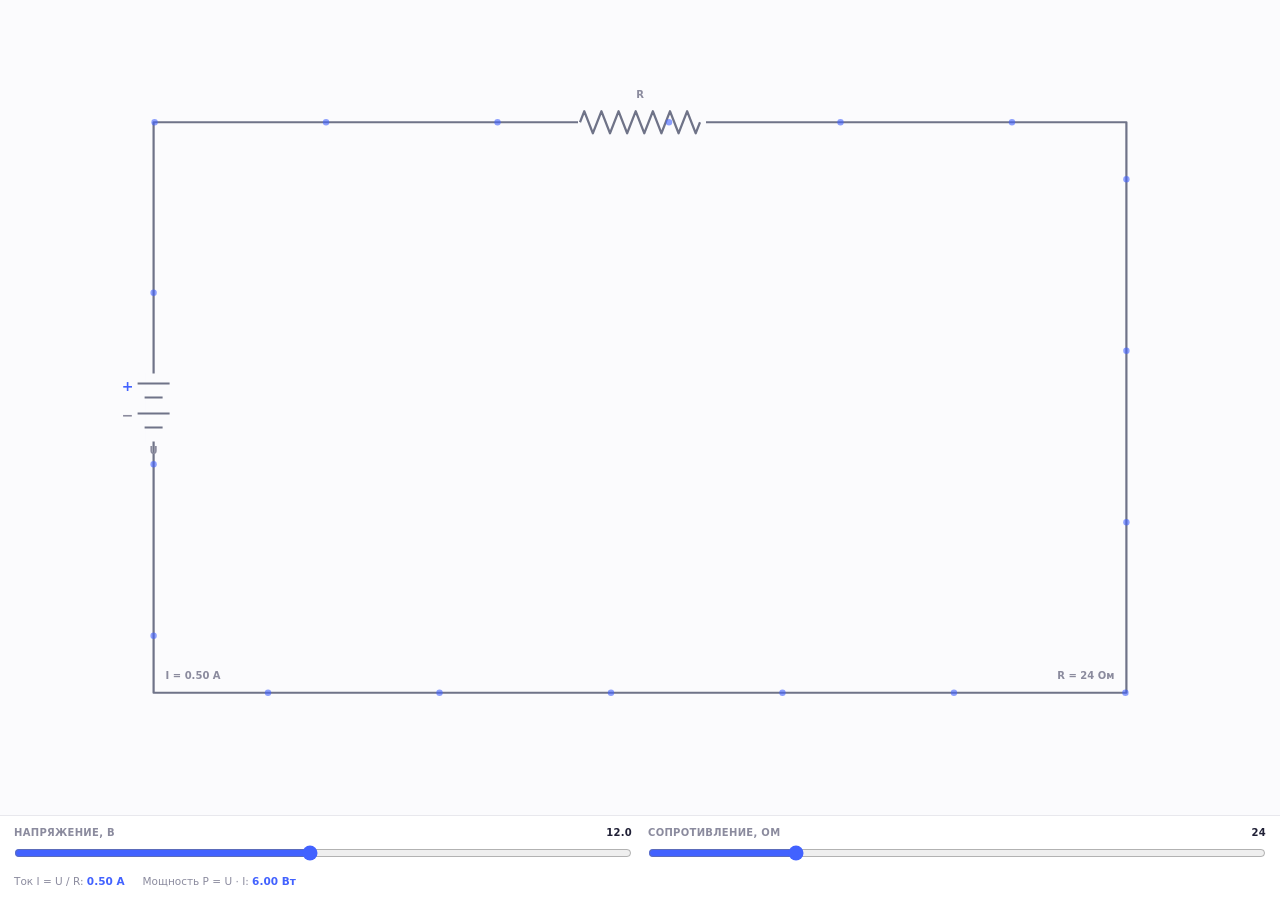
<file: legacy-sims/circuit.html>
<!DOCTYPE html>
<html lang="ru">
<head>
  <meta charset="UTF-8" />
  <meta name="viewport" content="width=device-width, initial-scale=1.0" />
  <title>Электрическая цепь</title>
  <style>
    :root { --accent: #4262ff; --ink: #202036; --muted: #8b8b9e; --line: rgba(5,0,56,.09); }
    * { box-sizing: border-box; }
    html, body { height: 100%; margin: 0; }
    body {
      display: flex;
      flex-direction: column;
      overflow: hidden;
      background: #fbfbfd;
      color: var(--ink);
      font-family: Inter, system-ui, -apple-system, "Segoe UI", sans-serif;
    }
    canvas { display: block; width: 100%; flex: 1; min-height: 0; }
    .panel {
      display: grid;
      flex-shrink: 0;
      grid-template-columns: 1fr 1fr;
      gap: 10px 16px;
      align-items: end;
      border-top: 1px solid var(--line);
      background: rgba(255,255,255,.94);
      padding: 11px 14px 13px;
      backdrop-filter: blur(8px);
    }
    .field { min-width: 0; }
    .field span { display: flex; justify-content: space-between; gap: 8px; color: var(--muted); font-size: 10px; font-weight: 700; letter-spacing: .03em; text-transform: uppercase; }
    .field output { color: var(--ink); }
    input[type=range] { width: 100%; margin: 7px 0 0; accent-color: var(--accent); }
    .readout {
      grid-column: 1 / -1;
      display: flex;
      flex-wrap: wrap;
      gap: 6px 18px;
      color: var(--muted);
      font-size: 10.5px;
    }
    .readout b { color: var(--accent); }
  </style>
</head>
<body>
  <canvas id="scene" aria-label="Схема электрической цепи"></canvas>
  <div class="panel">
    <label class="field">
      <span>Напряжение, В <output id="voltageOut">12</output></span>
      <input id="voltage" type="range" min="1" max="24" step="0.5" value="12" />
    </label>
    <label class="field">
      <span>Сопротивление, Ом <output id="resistanceOut">24</output></span>
      <input id="resistance" type="range" min="1" max="100" step="1" value="24" />
    </label>
    <div class="readout">
      <span>Ток I = U / R: <b id="current">0.50 А</b></span>
      <span>Мощность P = U · I: <b id="power">6.00 Вт</b></span>
    </div>
  </div>
  <script>
    (() => {
      const canvas = document.getElementById('scene');
      const ctx = canvas.getContext('2d');
      const voltageInput = document.getElementById('voltage');
      const resistanceInput = document.getElementById('resistance');
      const voltageOut = document.getElementById('voltageOut');
      const resistanceOut = document.getElementById('resistanceOut');
      const currentOut = document.getElementById('current');
      const powerOut = document.getElementById('power');

      let voltage = 12;
      let resistance = 24;
      let width = 0;
      let height = 0;
      let dpr = 1;
      let offset = 0;
      let last = 0;

      function current() {
        return voltage / Math.max(1, resistance);
      }

      function updateReadout() {
        const i = current();
        voltageOut.textContent = voltage.toFixed(1);
        resistanceOut.textContent = resistance.toFixed(0);
        currentOut.textContent = i.toFixed(2) + ' А';
        powerOut.textContent = (voltage * i).toFixed(2) + ' Вт';
      }

      function resize() {
        dpr = Math.min(window.devicePixelRatio || 1, 2);
        width = Math.max(1, canvas.clientWidth);
        height = Math.max(1, canvas.clientHeight);
        canvas.width = Math.round(width * dpr);
        canvas.height = Math.round(height * dpr);
        ctx.setTransform(dpr, 0, 0, dpr, 0, 0);
      }

      function loopRect() {
        const marginX = Math.max(46, width * 0.12);
        const marginY = Math.max(42, height * 0.15);
        return {
          left: marginX,
          right: width - marginX,
          top: marginY,
          bottom: height - marginY,
          w: width - marginX * 2,
          h: height - marginY * 2
        };
      }

      function pathPoint(t, rect) {
        const perimeter = 2 * (rect.w + rect.h);
        let d = ((t % perimeter) + perimeter) % perimeter;
        if (d < rect.w) return { x: rect.left + d, y: rect.top, angle: 0 };
        d -= rect.w;
        if (d < rect.h) return { x: rect.right, y: rect.top + d, angle: Math.PI / 2 };
        d -= rect.h;
        if (d < rect.w) return { x: rect.right - d, y: rect.bottom, angle: Math.PI };
        d -= rect.w;
        return { x: rect.left, y: rect.bottom - d, angle: -Math.PI / 2 };
      }

      function drawWire(rect) {
        ctx.strokeStyle = '#6f7388';
        ctx.lineWidth = 2.2;
        ctx.lineJoin = 'round';
        ctx.beginPath();
        ctx.rect(rect.left, rect.top, rect.w, rect.h);
        ctx.stroke();
      }

      function drawBattery(rect) {
        const x = rect.left;
        const cy = (rect.top + rect.bottom) / 2;
        ctx.fillStyle = '#fbfbfd';
        ctx.fillRect(x - 8, cy - 34, 16, 68);
        ctx.strokeStyle = '#6f7388';
        ctx.lineWidth = 2.2;
        ctx.beginPath();
        ctx.moveTo(x - 16, cy - 24);
        ctx.lineTo(x + 16, cy - 24);
        ctx.moveTo(x - 9, cy - 10);
        ctx.lineTo(x + 9, cy - 10);
        ctx.moveTo(x - 16, cy + 6);
        ctx.lineTo(x + 16, cy + 6);
        ctx.moveTo(x - 9, cy + 20);
        ctx.lineTo(x + 9, cy + 20);
        ctx.stroke();
        ctx.fillStyle = '#8b8b9e';
        ctx.font = '700 10px Inter, system-ui, sans-serif';
        ctx.textAlign = 'center';
        ctx.fillText('U', x, cy + 46);
        ctx.fillStyle = '#4262ff';
        ctx.font = '800 14px Inter, system-ui, sans-serif';
        ctx.fillText('+', x - 26, cy - 17);
        ctx.fillStyle = '#8b8b9e';
        ctx.fillText('−', x - 26, cy + 12);
      }

      function drawResistor(rect) {
        const y = rect.top;
        const cx = (rect.left + rect.right) / 2;
        const w = Math.min(120, rect.w * 0.32);
        const h = 22;
        const left = cx - w / 2;
        ctx.fillStyle = '#fbfbfd';
        ctx.fillRect(left - 2, y - h / 2, w + 8, h + 2);
        ctx.strokeStyle = '#6f7388';
        ctx.lineWidth = 2.2;
        ctx.beginPath();
        const teeth = 7;
        const step = w / teeth;
        ctx.moveTo(left, y);
        for (let i = 0; i < teeth; i += 1) {
          ctx.lineTo(left + step * (i + 0.25), y - h / 2);
          ctx.lineTo(left + step * (i + 0.75), y + h / 2);
        }
        ctx.lineTo(left + w, y);
        ctx.stroke();
        ctx.fillStyle = '#8b8b9e';
        ctx.font = '700 10px Inter, system-ui, sans-serif';
        ctx.textAlign = 'center';
        ctx.fillText('R', cx, y - 24);
      }

      function draw() {
        ctx.clearRect(0, 0, width, height);
        const rect = loopRect();
        drawWire(rect);
        drawBattery(rect);
        drawResistor(rect);

        const i = current();
        const count = 18;
        const perimeter = 2 * (rect.w + rect.h);
        const speed = 0.00035 + i * 0.0009;
        ctx.fillStyle = '#4262ff';
        for (let n = 0; n < count; n += 1) {
          const p = pathPoint((n / count) * perimeter + offset, rect);
          ctx.globalAlpha = 0.35 + 0.6 * Math.min(1, i / 1.2);
          ctx.beginPath();
          ctx.arc(p.x, p.y, 3.2, 0, Math.PI * 2);
          ctx.fill();
        }
        ctx.globalAlpha = 1;

        ctx.fillStyle = '#8b8b9e';
        ctx.font = '600 10px Inter, system-ui, sans-serif';
        ctx.textAlign = 'left';
        ctx.fillText('I = ' + i.toFixed(2) + ' А', rect.left + 12, rect.bottom - 14);
        ctx.textAlign = 'right';
        ctx.fillText('R = ' + resistance.toFixed(0) + ' Ом', rect.right - 12, rect.bottom - 14);
        offset += speed * (performance.now() - last || 16);
        last = performance.now();
      }

      function frame() {
        draw();
        requestAnimationFrame(frame);
      }

      voltageInput.addEventListener('input', () => {
        voltage = Number(voltageInput.value);
        updateReadout();
      });
      resistanceInput.addEventListener('input', () => {
        resistance = Number(resistanceInput.value);
        updateReadout();
      });
      window.addEventListener('resize', resize);

      resize();
      updateReadout();
      requestAnimationFrame(frame);
    })();
  </script>
</body>
</html>
</file>
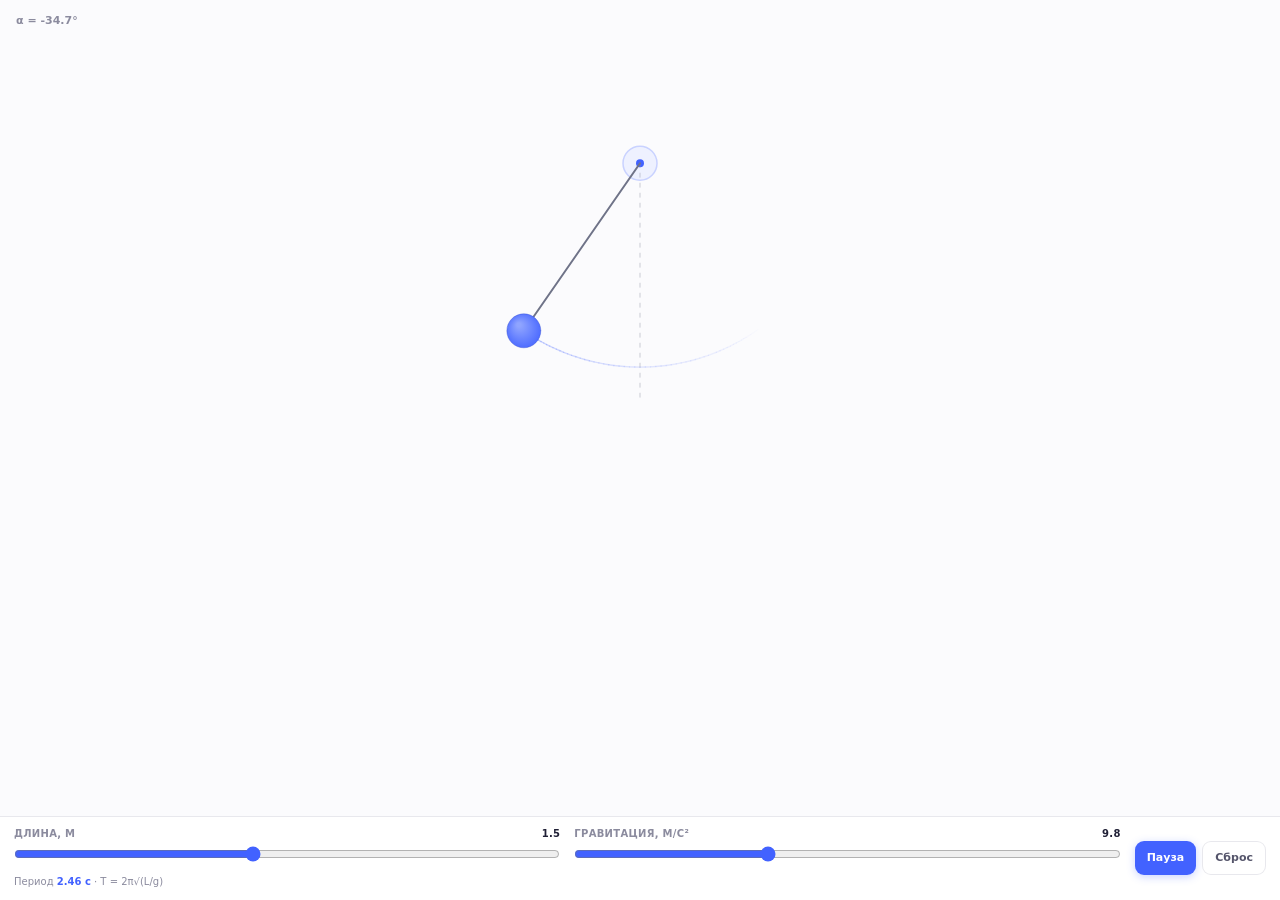
<file: legacy-sims/pendulum.html>
<!DOCTYPE html>
<html lang="ru">
<head>
  <meta charset="UTF-8" />
  <meta name="viewport" content="width=device-width, initial-scale=1.0" />
  <title>Маятник</title>
  <style>
    :root { --accent: #4262ff; --ink: #202036; --muted: #8b8b9e; --line: rgba(5,0,56,.09); }
    * { box-sizing: border-box; }
    html, body { height: 100%; margin: 0; }
    body {
      display: flex;
      flex-direction: column;
      overflow: hidden;
      background: #fbfbfd;
      color: var(--ink);
      font-family: Inter, system-ui, -apple-system, "Segoe UI", sans-serif;
    }
    canvas { display: block; width: 100%; flex: 1; min-height: 0; }
    .panel {
      display: grid;
      flex-shrink: 0;
      grid-template-columns: 1fr 1fr auto;
      gap: 10px 14px;
      align-items: end;
      border-top: 1px solid var(--line);
      background: rgba(255,255,255,.94);
      padding: 11px 14px 13px;
      backdrop-filter: blur(8px);
    }
    .field { min-width: 0; }
    .field span { display: flex; justify-content: space-between; gap: 8px; color: var(--muted); font-size: 10px; font-weight: 700; letter-spacing: .03em; text-transform: uppercase; }
    .field output { color: var(--ink); }
    input[type=range] { width: 100%; margin: 7px 0 0; accent-color: var(--accent); }
    .actions { display: flex; gap: 6px; grid-column: 3; grid-row: 1 / span 2; align-self: center; }
    button {
      height: 34px;
      border: 0;
      border-radius: 9px;
      background: var(--accent);
      padding: 0 12px;
      color: #fff;
      font: 700 11px/1 Inter, system-ui, sans-serif;
      cursor: pointer;
      box-shadow: 0 2px 8px rgba(66,98,255,.28);
      white-space: nowrap;
    }
    button.secondary { border: 1px solid var(--line); background: #fff; color: #55556b; box-shadow: none; }
    button:active { transform: translateY(1px); }
    .period { grid-column: 1 / span 2; color: var(--muted); font-size: 10px; }
    .period b { color: var(--accent); }
    @media (max-width: 480px) {
      .panel { grid-template-columns: 1fr auto; }
      .actions { grid-column: 2; grid-row: 1 / span 3; flex-direction: column; }
      .period { grid-column: 1; }
    }
  </style>
</head>
<body>
  <canvas id="scene" aria-label="Анимация математического маятника"></canvas>
  <div class="panel">
    <label class="field">
      <span>Длина, м <output id="lengthOut">1.5</output></span>
      <input id="length" type="range" min="0.5" max="2.8" step="0.1" value="1.5" />
    </label>
    <label class="field">
      <span>Гравитация, м/с² <output id="gravityOut">9.8</output></span>
      <input id="gravity" type="range" min="1.6" max="25" step="0.1" value="9.8" />
    </label>
    <div class="actions">
      <button id="toggle" type="button">Пауза</button>
      <button id="reset" type="button" class="secondary">Сброс</button>
    </div>
    <div class="period">Период <b id="period">2.46 с</b> · T = 2π√(L/g)</div>
  </div>
  <script>
    (() => {
      const canvas = document.getElementById('scene');
      const ctx = canvas.getContext('2d');
      const lengthInput = document.getElementById('length');
      const gravityInput = document.getElementById('gravity');
      const lengthOut = document.getElementById('lengthOut');
      const gravityOut = document.getElementById('gravityOut');
      const periodOut = document.getElementById('period');
      const toggleBtn = document.getElementById('toggle');
      const resetBtn = document.getElementById('reset');

      let length = 1.5;
      let gravity = 9.8;
      let theta = 0.62;
      let omega = 0;
      let running = true;
      let last = 0;
      const trail = [];
      let width = 0;
      let height = 0;
      let dpr = 1;

      function resize() {
        dpr = Math.min(window.devicePixelRatio || 1, 2);
        width = Math.max(1, canvas.clientWidth);
        height = Math.max(1, canvas.clientHeight);
        canvas.width = Math.round(width * dpr);
        canvas.height = Math.round(height * dpr);
        ctx.setTransform(dpr, 0, 0, dpr, 0, 0);
      }

      function period() {
        return 2 * Math.PI * Math.sqrt(length / gravity);
      }

      function updateReadout() {
        lengthOut.textContent = length.toFixed(1);
        gravityOut.textContent = gravity.toFixed(1);
        periodOut.textContent = period().toFixed(2) + ' с';
      }

      function pivot() {
        return { x: width / 2, y: Math.max(48, height * 0.2) };
      }

      function bobPosition() {
        const p = pivot();
        const radius = Math.min(width * 0.34, height * 0.55, 250) * (length / 2.8 + 0.28);
        return {
          x: p.x + Math.sin(theta) * radius,
          y: p.y + Math.cos(theta) * radius,
          r: radius
        };
      }

      function draw() {
        ctx.clearRect(0, 0, width, height);
        const p = pivot();
        const bob = bobPosition();

        // Опора
        ctx.fillStyle = '#eef1ff';
        ctx.beginPath();
        ctx.arc(p.x, p.y, 17, 0, Math.PI * 2);
        ctx.fill();
        ctx.strokeStyle = '#c9d2ff';
        ctx.lineWidth = 1.5;
        ctx.stroke();
        ctx.fillStyle = '#4262ff';
        ctx.beginPath();
        ctx.arc(p.x, p.y, 4, 0, Math.PI * 2);
        ctx.fill();

        // След
        if (trail.length > 1) {
          ctx.lineWidth = 1.4;
          for (let i = 1; i < trail.length; i += 1) {
            const alpha = (i / trail.length) * 0.32;
            ctx.strokeStyle = 'rgba(66,98,255,' + alpha.toFixed(3) + ')';
            ctx.beginPath();
            ctx.moveTo(trail[i - 1].x, trail[i - 1].y);
            ctx.lineTo(trail[i].x, trail[i].y);
            ctx.stroke();
          }
        }

        // Вертикаль и дуга
        ctx.setLineDash([4, 6]);
        ctx.strokeStyle = 'rgba(139,142,159,.45)';
        ctx.lineWidth = 1;
        ctx.beginPath();
        ctx.moveTo(p.x, p.y);
        ctx.lineTo(p.x, p.y + bob.r + 30);
        ctx.stroke();
        ctx.setLineDash([]);

        // Нить
        ctx.strokeStyle = '#6f7388';
        ctx.lineWidth = 2;
        ctx.lineCap = 'round';
        ctx.beginPath();
        ctx.moveTo(p.x, p.y);
        ctx.lineTo(bob.x, bob.y);
        ctx.stroke();

        // Груз
        const gradient = ctx.createRadialGradient(bob.x - 5, bob.y - 6, 2, bob.x, bob.y, 21);
        gradient.addColorStop(0, '#8fa4ff');
        gradient.addColorStop(1, '#4262ff');
        ctx.fillStyle = gradient;
        ctx.beginPath();
        ctx.arc(bob.x, bob.y, 17, 0, Math.PI * 2);
        ctx.fill();
        ctx.strokeStyle = 'rgba(45,70,200,.35)';
        ctx.lineWidth = 1;
        ctx.stroke();

        // Подпись
        ctx.fillStyle = '#8b8b9e';
        ctx.font = '600 11px Inter, system-ui, sans-serif';
        ctx.textAlign = 'left';
        ctx.fillText('α = ' + (theta * 180 / Math.PI).toFixed(1) + '°', 16, 24);
      }

      function frame(now) {
        if (!last) last = now;
        const dt = Math.min((now - last) / 1000, 0.04);
        last = now;
        if (running) {
          const steps = 4;
          for (let i = 0; i < steps; i += 1) {
            const h = dt / steps;
            const alpha = -(gravity / length) * Math.sin(theta);
            omega += alpha * h;
            theta += omega * h;
          }
          trail.push(bobPosition());
          if (trail.length > 90) trail.shift();
        }
        draw();
        requestAnimationFrame(frame);
      }

      lengthInput.addEventListener('input', () => {
        length = Number(lengthInput.value);
        trail.length = 0;
        updateReadout();
        draw();
      });
      gravityInput.addEventListener('input', () => {
        gravity = Number(gravityInput.value);
        trail.length = 0;
        updateReadout();
        draw();
      });
      toggleBtn.addEventListener('click', () => {
        running = !running;
        toggleBtn.textContent = running ? 'Пауза' : 'Запуск';
        toggleBtn.classList.toggle('secondary', !running);
      });
      resetBtn.addEventListener('click', () => {
        theta = 0.62;
        omega = 0;
        trail.length = 0;
        running = true;
        toggleBtn.textContent = 'Пауза';
        toggleBtn.classList.remove('secondary');
        draw();
      });
      window.addEventListener('resize', () => { resize(); draw(); });

      resize();
      updateReadout();
      draw();
      requestAnimationFrame(frame);
    })();
  </script>
</body>
</html>
</file>
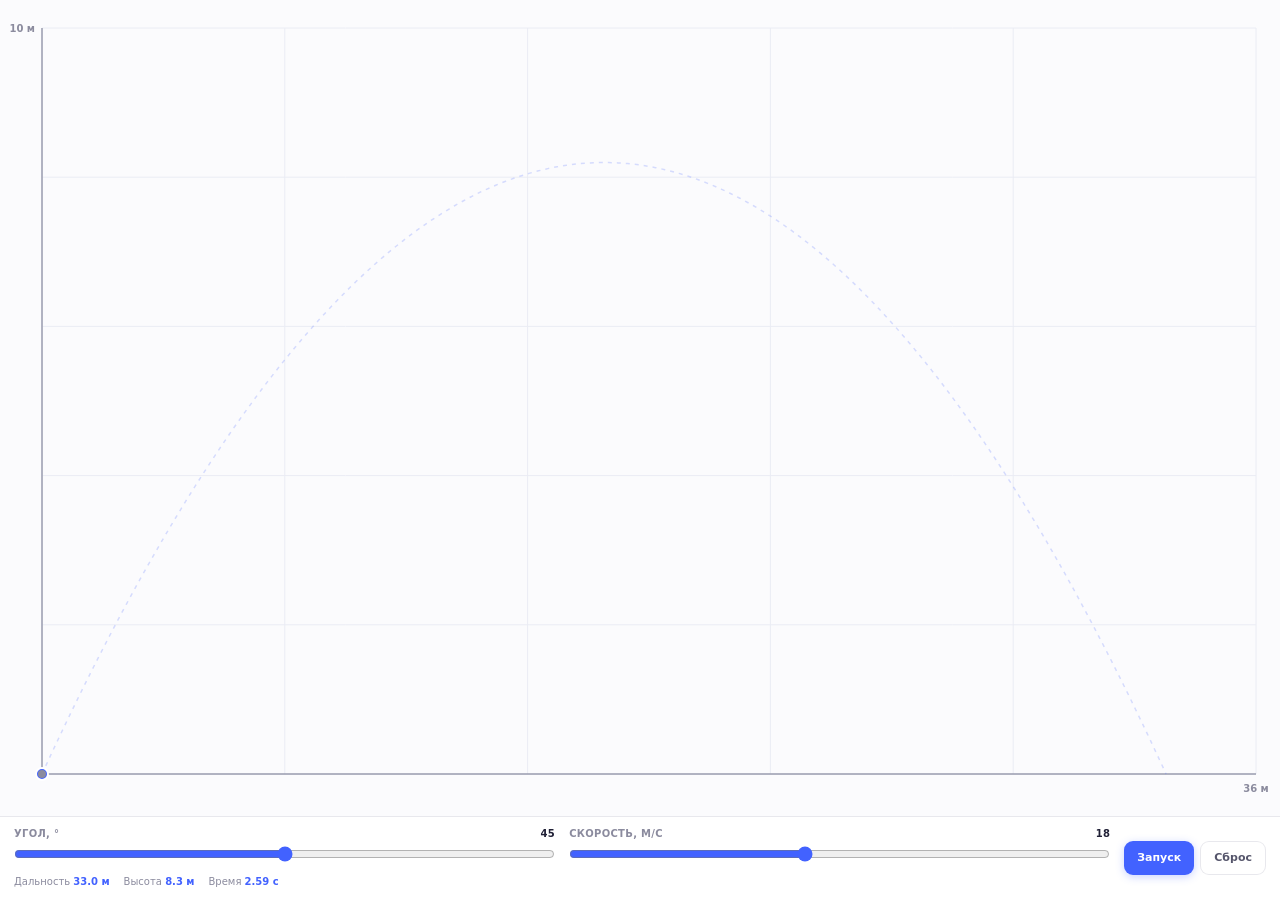
<file: legacy-sims/projectile.html>
<!DOCTYPE html>
<html lang="ru">
<head>
  <meta charset="UTF-8" />
  <meta name="viewport" content="width=device-width, initial-scale=1.0" />
  <title>Бросок под углом</title>
  <style>
    :root { --accent: #4262ff; --ink: #202036; --muted: #8b8b9e; --line: rgba(5,0,56,.09); }
    * { box-sizing: border-box; }
    html, body { height: 100%; margin: 0; }
    body {
      display: flex;
      flex-direction: column;
      overflow: hidden;
      background: #fbfbfd;
      color: var(--ink);
      font-family: Inter, system-ui, -apple-system, "Segoe UI", sans-serif;
    }
    canvas { display: block; width: 100%; flex: 1; min-height: 0; }
    .panel {
      display: grid;
      flex-shrink: 0;
      grid-template-columns: 1fr 1fr auto;
      gap: 10px 14px;
      align-items: end;
      border-top: 1px solid var(--line);
      background: rgba(255,255,255,.94);
      padding: 11px 14px 13px;
      backdrop-filter: blur(8px);
    }
    .field { min-width: 0; }
    .field span { display: flex; justify-content: space-between; gap: 8px; color: var(--muted); font-size: 10px; font-weight: 700; letter-spacing: .03em; text-transform: uppercase; }
    .field output { color: var(--ink); }
    input[type=range] { width: 100%; margin: 7px 0 0; accent-color: var(--accent); }
    .actions { display: flex; gap: 6px; grid-column: 3; grid-row: 1 / span 2; align-self: center; }
    button {
      height: 34px;
      border: 0;
      border-radius: 9px;
      background: var(--accent);
      padding: 0 13px;
      color: #fff;
      font: 700 11px/1 Inter, system-ui, sans-serif;
      cursor: pointer;
      box-shadow: 0 2px 8px rgba(66,98,255,.28);
      white-space: nowrap;
    }
    button.secondary { border: 1px solid var(--line); background: #fff; color: #55556b; box-shadow: none; }
    button:active { transform: translateY(1px); }
    .stats { grid-column: 1 / span 2; display: flex; flex-wrap: wrap; gap: 5px 14px; color: var(--muted); font-size: 10px; }
    .stats b { color: var(--accent); }
    @media (max-width: 480px) {
      .panel { grid-template-columns: 1fr auto; }
      .actions { grid-column: 2; grid-row: 1 / span 3; flex-direction: column; }
      .stats { grid-column: 1; }
    }
  </style>
</head>
<body>
  <canvas id="scene" aria-label="Траектория броска под углом"></canvas>
  <div class="panel">
    <label class="field">
      <span>Угол, ° <output id="angleOut">45</output></span>
      <input id="angle" type="range" min="10" max="80" step="1" value="45" />
    </label>
    <label class="field">
      <span>Скорость, м/с <output id="speedOut">18</output></span>
      <input id="speed" type="range" min="5" max="35" step="1" value="18" />
    </label>
    <div class="actions">
      <button id="launch" type="button">Запуск</button>
      <button id="clear" type="button" class="secondary">Сброс</button>
    </div>
    <div class="stats">
      <span>Дальность <b id="range">—</b></span>
      <span>Высота <b id="height">—</b></span>
      <span>Время <b id="time">—</b></span>
    </div>
  </div>
  <script>
    (() => {
      const canvas = document.getElementById('scene');
      const ctx = canvas.getContext('2d');
      const angleInput = document.getElementById('angle');
      const speedInput = document.getElementById('speed');
      const angleOut = document.getElementById('angleOut');
      const speedOut = document.getElementById('speedOut');
      const rangeOut = document.getElementById('range');
      const heightOut = document.getElementById('height');
      const timeOut = document.getElementById('time');
      const launchBtn = document.getElementById('launch');
      const clearBtn = document.getElementById('clear');

      const gravity = 9.81;
      let angle = 45;
      let speed = 18;
      let points = [];
      let flight = 0;
      let running = false;
      let last = 0;
      let width = 0;
      let height = 0;
      let dpr = 1;

      function resize() {
        dpr = Math.min(window.devicePixelRatio || 1, 2);
        width = Math.max(1, canvas.clientWidth);
        height = Math.max(1, canvas.clientHeight);
        canvas.width = Math.round(width * dpr);
        canvas.height = Math.round(height * dpr);
        ctx.setTransform(dpr, 0, 0, dpr, 0, 0);
        draw();
      }

      function simulate() {
        const a = angle * Math.PI / 180;
        const vx = speed * Math.cos(a);
        const vy = speed * Math.sin(a);
        const total = 2 * vy / gravity;
        const result = [];
        const steps = 240;
        for (let i = 0; i <= steps; i += 1) {
          const t = total * i / steps;
          result.push({ t, x: vx * t, y: vy * t - 0.5 * gravity * t * t });
        }
        return { points: result, total, range: vx * total, maxHeight: vy * vy / (2 * gravity) };
      }

      function updateStats(data) {
        rangeOut.textContent = data.range.toFixed(1) + ' м';
        heightOut.textContent = data.maxHeight.toFixed(1) + ' м';
        timeOut.textContent = data.total.toFixed(2) + ' с';
      }

      function plot() {
        const data = simulate();
        points = data.points;
        updateStats(data);
        return data;
      }

      function draw() {
        ctx.clearRect(0, 0, width, height);
        if (!points.length) plot();

        const padL = 42;
        const padR = 24;
        const padT = 28;
        const padB = 42;
        const plotW = Math.max(40, width - padL - padR);
        const plotH = Math.max(40, height - padT - padB);
        const maxX = Math.max(1, points[points.length - 1].x * 1.08);
        const maxY = Math.max(1, Math.max(...points.map(p => p.y)) * 1.22);
        const sx = x => padL + (x / maxX) * plotW;
        const sy = y => padT + plotH - (y / maxY) * plotH;

        // Сетка
        ctx.strokeStyle = '#eaecf4';
        ctx.lineWidth = 1;
        for (let i = 0; i <= 5; i += 1) {
          const y = padT + (plotH / 5) * i;
          ctx.beginPath();
          ctx.moveTo(padL, y);
          ctx.lineTo(padL + plotW, y);
          ctx.stroke();
          const x = padL + (plotW / 5) * i;
          ctx.beginPath();
          ctx.moveTo(x, padT);
          ctx.lineTo(x, padT + plotH);
          ctx.stroke();
        }

        // Оси и земля
        ctx.strokeStyle = '#9a9db0';
        ctx.lineWidth = 1.5;
        ctx.beginPath();
        ctx.moveTo(padL, padT);
        ctx.lineTo(padL, padT + plotH);
        ctx.lineTo(padL + plotW, padT + plotH);
        ctx.stroke();
        ctx.fillStyle = '#8b8b9e';
        ctx.font = '600 10px Inter, system-ui, sans-serif';
        ctx.textAlign = 'right';
        ctx.fillText(maxY.toFixed(0) + ' м', padL - 7, padT + 4);
        ctx.textAlign = 'center';
        ctx.fillText(maxX.toFixed(0) + ' м', padL + plotW, padT + plotH + 18);

        // Планируемая траектория
        ctx.strokeStyle = 'rgba(66,98,255,.2)';
        ctx.lineWidth = 1.5;
        ctx.setLineDash([4, 5]);
        ctx.beginPath();
        points.forEach((p, i) => {
          const px = sx(p.x);
          const py = sy(p.y);
          if (i === 0) ctx.moveTo(px, py);
          else ctx.lineTo(px, py);
        });
        ctx.stroke();
        ctx.setLineDash([]);

        // Пройденный путь
        const count = Math.max(1, Math.min(points.length, Math.floor(flight) + 1));
        ctx.strokeStyle = '#4262ff';
        ctx.lineWidth = 2.6;
        ctx.lineJoin = 'round';
        ctx.beginPath();
        for (let i = 0; i < count; i += 1) {
          const px = sx(points[i].x);
          const py = sy(points[i].y);
          if (i === 0) ctx.moveTo(px, py);
          else ctx.lineTo(px, py);
        }
        ctx.stroke();

        // Снаряд
        const current = points[Math.min(count - 1, points.length - 1)];
        const bx = sx(current.x);
        const by = sy(current.y);
        ctx.fillStyle = '#4262ff';
        ctx.beginPath();
        ctx.arc(bx, by, 6, 0, Math.PI * 2);
        ctx.fill();
        ctx.strokeStyle = '#fff';
        ctx.lineWidth = 2;
        ctx.stroke();

        // Стартовая точка
        ctx.fillStyle = '#8b8b9e';
        ctx.beginPath();
        ctx.arc(padL, padT + plotH, 4, 0, Math.PI * 2);
        ctx.fill();
      }

      function frame(now) {
        if (!last) last = now;
        const dt = Math.min((now - last) / 1000, 0.05);
        last = now;
        if (running) {
          flight += dt * 150;
          if (flight >= points.length - 1) {
            flight = points.length - 1;
            running = false;
            launchBtn.textContent = 'Ещё раз';
          }
          draw();
        }
        requestAnimationFrame(frame);
      }

      function refresh() {
        angle = Number(angleInput.value);
        speed = Number(speedInput.value);
        angleOut.textContent = angle;
        speedOut.textContent = speed;
        running = false;
        flight = 0;
        launchBtn.textContent = 'Запуск';
        plot();
        draw();
      }

      angleInput.addEventListener('input', refresh);
      speedInput.addEventListener('input', refresh);
      launchBtn.addEventListener('click', () => {
        plot();
        flight = 0;
        running = true;
        launchBtn.textContent = 'Полёт…';
        last = 0;
      });
      clearBtn.addEventListener('click', () => {
        refresh();
      });
      window.addEventListener('resize', resize);

      resize();
      refresh();
      requestAnimationFrame(frame);
    })();
  </script>
</body>
</html>
</file>
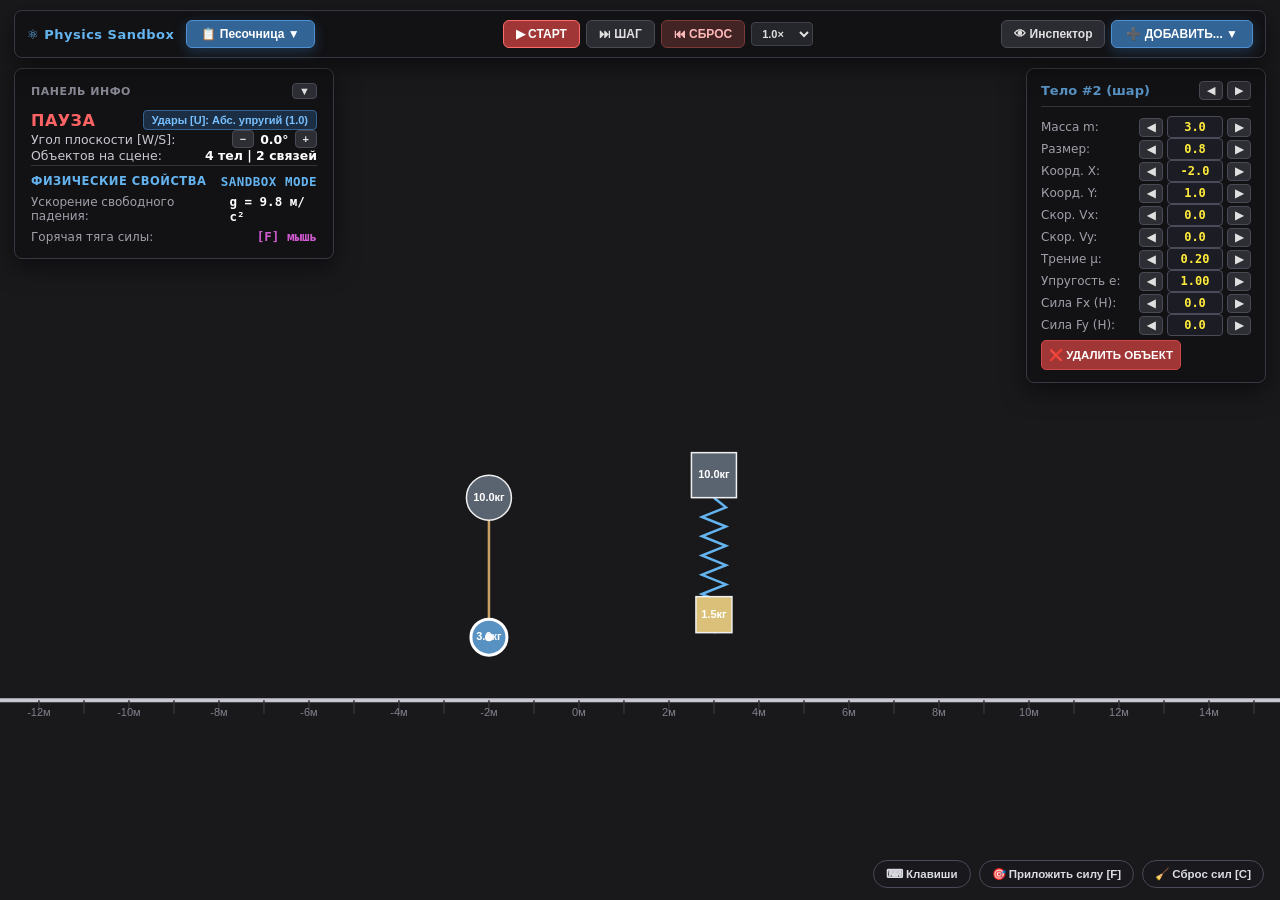
<file: sims/simphy.html>
<!DOCTYPE html>
<html lang="ru">
<head>
<meta charset="UTF-8">
<meta name="viewport" content="width=device-width, initial-scale=1.0">
<title>Физический симулятор — Репетиторство (Physics Sandbox Pro)</title>
<style>
  /* ===== СТИЛИСТИКА ОРИГИНАЛЬНОГО ДИЗАЙНА PYGAME ===== */
  *, *::before, *::after {
    box-sizing: border-box;
    margin: 0;
    padding: 0;
  }

  body {
    font-family: 'Segoe UI', system-ui, -apple-system, sans-serif;
    background-color: #19191c;
    color: #f0f0f0;
    overflow: hidden;
    height: 100vh;
    width: 100vw;
    user-select: none;
    -webkit-user-select: none;
  }

  #simCanvas {
    position: absolute;
    top: 0;
    left: 0;
    width: 100%;
    height: 100%;
    display: block;
    cursor: default;
  }

  /* Панели в стиле оригинального HUD (полупрозрачный графит) */
  .hud-panel {
    background: rgba(18, 18, 22, 0.90);
    border: 1px solid #383842;
    border-radius: 8px;
    box-shadow: 0 8px 24px rgba(0, 0, 0, 0.5);
    backdrop-filter: blur(8px);
    z-index: 10;
  }

  /* ЕДИНЫЙ ВЕРХНИЙ ТУЛБАР (FLEXBOX — НИЧТО НЕ НАКЛАДЫВАЕТСЯ) */
  #headerBar {
    position: absolute;
    top: 10px;
    left: 14px;
    right: 14px;
    height: 48px;
    display: flex;
    justify-content: space-between;
    align-items: center;
    padding: 0 12px;
    gap: 10px;
    z-index: 20;
  }

  .header-left, .header-center, .header-right {
    display: flex;
    align-items: center;
    gap: 6px;
  }

  .brand {
    font-size: 13px;
    font-weight: 800;
    letter-spacing: 0.5px;
    color: #64b4f0;
    margin-right: 6px;
    white-space: nowrap;
    display: flex;
    align-items: center;
    gap: 5px;
  }

  .scenario-btn {
    padding: 6px 10px;
    background: #25252c;
    border: 1px solid #3c3c46;
    border-radius: 6px;
    color: #c8c8d2;
    font-size: 12px;
    font-weight: 600;
    cursor: pointer;
    transition: all 0.15s ease;
    white-space: nowrap;
  }
  .scenario-btn:hover {
    background: #343440;
    border-color: #64b4f0;
    color: #fff;
  }
  .scenario-btn.active {
    background: #204470;
    border-color: #64b4f0;
    color: #ffffff;
    box-shadow: 0 0 10px rgba(100, 180, 240, 0.3);
  }

  .separator {
    width: 1px;
    height: 22px;
    background: #383842;
    margin: 0 2px;
  }

  /* Кнопки воспроизведения */
  .control-btn {
    padding: 6px 12px;
    border-radius: 6px;
    font-size: 12px;
    font-weight: 700;
    cursor: pointer;
    border: 1px solid transparent;
    transition: all 0.15s ease;
    display: flex;
    align-items: center;
    gap: 5px;
    white-space: nowrap;
  }
  .btn-play {
    background: #285e34;
    border-color: #4caf50;
    color: #fff;
  }
  .btn-play:hover { background: #327541; }
  .btn-play.paused {
    background: #a03636;
    border-color: #ff6b6b;
  }
  .btn-play.paused:hover { background: #b83e3e; }

  .btn-step {
    background: #2b2b32;
    border-color: #4a4a55;
    color: #e0e0e0;
  }
  .btn-step:hover { background: #3c3c46; }

  .btn-reset {
    background: #422424;
    border-color: #7a3a3a;
    color: #ffb8b8;
  }
  .btn-reset:hover { background: #552d2d; }

  .speed-select {
    padding: 4px 6px;
    background: #25252c;
    border: 1px solid #41414b;
    border-radius: 4px;
    color: #e0e0e0;
    font-size: 11px;
    font-weight: 600;
    cursor: pointer;
    outline: none;
  }

  .btn-menu {
    padding: 6px 14px;
    background: #326496;
    border: 1px solid #5090d0;
    border-radius: 6px;
    color: #ffffff;
    font-size: 12px;
    font-weight: 700;
    cursor: pointer;
    box-shadow: 0 4px 12px rgba(50, 100, 150, 0.4);
    transition: background 0.15s;
    white-space: nowrap;
  }
  .btn-menu:hover { background: #3d7ab8; }

  .btn-inspector-toggle {
    padding: 6px 12px;
    background: #2b2b32;
    border: 1px solid #4a4a55;
    border-radius: 6px;
    color: #e0e0e0;
    font-size: 12px;
    font-weight: 700;
    cursor: pointer;
    white-space: nowrap;
  }
  .btn-inspector-toggle:hover { background: #3c3c46; }

  /* Левый плавающий HUD (оригинал Pygame: угол, статус, удары, физика) */
  #leftHud {
    position: absolute;
    top: 68px;
    left: 14px;
    width: 320px;
    padding: 14px 16px;
    display: flex;
    flex-direction: column;
    gap: 9px;
  }

  .status-row {
    display: flex;
    justify-content: space-between;
    align-items: center;
  }
  .status-badge {
    font-size: 16px;
    font-weight: 800;
    letter-spacing: 0.5px;
  }
  .status-paused { color: #ff6464; }
  .status-active { color: #64ff64; }

  .hud-stat {
    font-size: 12.5px;
    color: #c8c8d0;
    display: flex;
    justify-content: space-between;
    align-items: center;
  }
  .hud-stat span.value {
    color: #ffffff;
    font-weight: 700;
  }

  .u-mode-btn {
    padding: 3px 8px;
    background: #1b2e44;
    border: 1px solid #356292;
    border-radius: 4px;
    color: #78c0ff;
    font-size: 11px;
    font-weight: 700;
    cursor: pointer;
    transition: background 0.15s;
  }
  .u-mode-btn:hover { background: #254060; }

  .incline-controls {
    display: flex;
    align-items: center;
    gap: 6px;
  }
  .btn-mini {
    padding: 2px 7px;
    background: #2d2d34;
    border: 1px solid #4a4a56;
    border-radius: 4px;
    color: #e0e0e0;
    font-size: 11px;
    font-weight: 700;
    cursor: pointer;
  }
  .btn-mini:hover { background: #3e3e4a; }

  /* Блок информации под разные сценарии */
  #dynamicScenarioInfo {
    border-top: 1px solid #32323a;
    padding-top: 8px;
    margin-top: 2px;
    display: flex;
    flex-direction: column;
    gap: 5px;
  }
  .info-title {
    font-size: 11.5px;
    font-weight: 700;
    color: #64b4f0;
    text-transform: uppercase;
    letter-spacing: 0.5px;
    display: flex;
    justify-content: space-between;
  }
  .info-row {
    font-size: 12px;
    display: flex;
    justify-content: space-between;
    align-items: center;
  }
  .val-badge {
    font-family: 'Consolas', monospace;
    font-weight: 700;
    font-size: 12.5px;
  }
  .conserved { color: #5ad25a; }
  .loss { color: #f07878; }
  .warning { color: #f0d250; }

  /* Выпадающее меню создания объектов */
  #addDropdown {
    position: absolute;
    top: 62px;
    right: 14px;
    width: 220px;
    padding: 6px;
    display: none;
    flex-direction: column;
    gap: 4px;
    z-index: 30;
  }
  #addDropdown.visible { display: flex; }

  /* Выпадающее меню сценариев */
  #scenarioDropdown {
    position: absolute;
    top: 62px;
    left: 14px;
    width: 240px;
    padding: 6px;
    display: none;
    flex-direction: column;
    gap: 4px;
    z-index: 30;
  }
  #scenarioDropdown.visible { display: flex; }

  .dropdown-item {
    padding: 7px 10px;
    background: #242429;
    border: 1px solid #383842;
    border-radius: 5px;
    color: #f0f0f0;
    font-size: 12px;
    font-weight: 600;
    cursor: pointer;
    display: flex;
    align-items: center;
    gap: 8px;
    transition: all 0.12s;
  }
  .dropdown-item:hover {
    background: #343440;
    border-color: #64b4f0;
    color: #fff;
  }

  /* Инспектор свойств справа */
  #inspector {
    position: absolute;
    top: 68px;
    right: 14px;
    width: 240px;
    padding: 12px 14px;
    display: flex;
    flex-direction: column;
    gap: 9px;
    z-index: 10;
  }

  .inspector-header {
    display: flex;
    justify-content: space-between;
    align-items: center;
    border-bottom: 1px solid #32323a;
    padding-bottom: 6px;
  }
  .inspector-title {
    font-size: 13px;
    font-weight: 700;
    color: #64b4f0;
  }

  .nav-btn {
    padding: 2px 7px;
    background: #2a2a30;
    border: 1px solid #4a4a55;
    border-radius: 4px;
    color: #e0e0e0;
    font-size: 11px;
    cursor: pointer;
  }
  .nav-btn:hover { background: #3a3a44; }

  .inspector-row {
    display: flex;
    justify-content: space-between;
    align-items: center;
    font-size: 12px;
  }
  .inspector-label { color: #a0a0aa; }
  .inspector-controls {
    display: flex;
    align-items: center;
    gap: 4px;
  }
  .inspector-val {
    min-width: 48px;
    text-align: center;
    font-weight: 700;
    color: #ffeb3b;
    font-family: 'Consolas', monospace;
    font-size: 12px;
  }
  .inspector-input {
    width: 56px;
    height: 22px;
    background: #1c1c24;
    border: 1px solid #4a4a58;
    border-radius: 4px;
    color: #ffeb3b;
    font-family: 'Consolas', monospace;
    font-size: 12px;
    font-weight: 700;
    text-align: center;
    outline: none;
    transition: all 0.15s;
    -moz-appearance: textfield;
    padding: 0 2px;
  }
  .inspector-input::-webkit-outer-spin-button,
  .inspector-input::-webkit-inner-spin-button {
    -webkit-appearance: none;
    margin: 0;
  }
  .inspector-input:focus {
    border-color: #64b4f0;
    background: #252532;
    box-shadow: 0 0 6px rgba(100, 180, 240, 0.4);
    color: #ffffff;
  }

  .btn-delete {
    margin-top: 4px;
    padding: 7px;
    background: #a03636;
    border: 1px solid #d04646;
    border-radius: 5px;
    color: #ffffff;
    font-size: 11.5px;
    font-weight: 700;
    cursor: pointer;
    transition: background 0.15s;
  }
  .btn-delete:hover { background: #be3e3e; }

  /* Модальное окно сохранения сценариев */
  .modal-overlay {
    position: fixed;
    top: 0; left: 0; width: 100vw; height: 100vh;
    background: rgba(0, 0, 0, 0.7);
    backdrop-filter: blur(4px);
    display: flex; justify-content: center; align-items: center;
    z-index: 100;
  }
  .modal-window {
    width: 480px;
    max-width: 90vw;
    max-height: 80vh;
    display: flex; flex-direction: column;
    padding: 16px 18px;
    gap: 12px;
  }
  .modal-header {
    display: flex; justify-content: space-between; align-items: center;
    border-bottom: 1px solid #383844;
    padding-bottom: 8px;
  }
  .modal-title {
    font-size: 15px; font-weight: 800; color: #64b4f0;
  }
  .scenarios-list {
    display: flex; flex-direction: column; gap: 8px;
    max-height: 380px; overflow-y: auto; padding-right: 4px;
  }
  .scenario-item {
    display: flex; justify-content: space-between; align-items: center;
    padding: 8px 12px;
    background: #24242c;
    border: 1px solid #383844;
    border-radius: 6px;
    transition: all 0.15s;
  }
  .scenario-item:hover {
    background: #2c2c36;
    border-color: #64b4f0;
  }
  .scenario-info {
    display: flex; flex-direction: column; gap: 2px;
  }
  .scenario-name {
    font-size: 13px; font-weight: 700; color: #ffffff;
  }
  .scenario-meta {
    font-size: 11px; color: #888894;
  }
  .scenario-actions {
    display: flex; gap: 6px;
  }
  .toast {
    position: fixed;
    bottom: 24px;
    left: 50%;
    transform: translateX(-50%);
    padding: 9px 18px;
    background: rgba(20, 30, 45, 0.95);
    border: 1px solid #64b4f0;
    border-radius: 20px;
    color: #ffffff;
    font-size: 12.5px;
    font-weight: 700;
    box-shadow: 0 4px 16px rgba(0, 0, 0, 0.6);
    z-index: 200;
    opacity: 0;
    transition: opacity 0.25s ease;
    pointer-events: none;
  }
  .toast.show {
    opacity: 1;
  }

  /* Баннеры режимов */
  #linkBanner {
    position: absolute;
    top: 68px;
    left: 50%;
    transform: translateX(-50%);
    padding: 8px 18px;
    background: rgba(40, 28, 16, 0.95);
    border: 1px solid #ffa500;
    border-radius: 6px;
    color: #ffb830;
    font-size: 13px;
    font-weight: 700;
    display: none;
    align-items: center;
    gap: 10px;
    box-shadow: 0 4px 15px rgba(255, 165, 0, 0.3);
    z-index: 25;
  }

  #forcePullBanner {
    position: absolute;
    top: 68px;
    left: 50%;
    transform: translateX(-50%);
    padding: 8px 18px;
    background: rgba(35, 15, 35, 0.95);
    border: 1px solid #d25ad2;
    border-radius: 6px;
    color: #f0a0f0;
    font-size: 13px;
    font-weight: 700;
    display: none;
    align-items: center;
    gap: 10px;
    box-shadow: 0 4px 15px rgba(210, 90, 210, 0.4);
    z-index: 25;
  }

  /* Кнопки быстрого действия в правом нижнем углу */
  #forceActionButtons {
    bottom: 12px;
    right: 16px;
    position: absolute;
    display: flex;
    gap: 8px;
    z-index: 10;
  }
  .action-pill {
    padding: 6px 12px;
    background: rgba(25, 25, 30, 0.88);
    border: 1px solid #4a4a58;
    border-radius: 20px;
    color: #dcdce4;
    font-size: 11.5px;
    font-weight: 700;
    cursor: pointer;
    display: flex;
    align-items: center;
    gap: 5px;
    transition: all 0.15s;
    backdrop-filter: blur(4px);
  }
  .action-pill:hover {
    background: #383844;
    border-color: #64b4f0;
    color: #fff;
  }
  .action-pill.force-active {
    background: #6a1a6a;
    border-color: #d25ad2;
    color: #fff;
    box-shadow: 0 0 10px rgba(210, 90, 210, 0.5);
  }

  /* Модальное окно горячих клавиш */
  #hotkeyModal {
    position: fixed;
    top: 0; left: 0; width: 100vw; height: 100vh;
    background: rgba(0, 0, 0, 0.7);
    backdrop-filter: blur(4px);
    display: none;
    justify-content: center; align-items: center;
    z-index: 100;
  }
  #hotkeyModal.visible { display: flex; }
  .hotkey-window {
    width: 440px;
    max-width: 90vw;
    max-height: 80vh;
    padding: 16px 18px;
    overflow-y: auto;
  }
  .hotkey-row {
    display: flex;
    justify-content: space-between;
    padding: 5px 0;
    font-size: 12.5px;
    border-bottom: 1px solid #2a2a34;
  }
  .hotkey-key {
    padding: 2px 8px;
    background: #2d2d36;
    border: 1px solid #4a4a56;
    border-radius: 4px;
    font-family: 'Consolas', monospace;
    font-size: 11px;
    font-weight: 700;
    color: #f0f0f0;
  }
  .hotkey-desc { color: #a0a0aa; }
  #simCanvas { touch-action: none; }
  #inspector, #leftHud { max-height: calc(100% - 120px); overflow-y: auto; }
  @media (max-width: 940px) {
    #headerBar .brand { display: none; }
    #headerBar { overflow-x: auto; }
    #leftHud { width: auto; max-width: min(320px, 90vw); }
  }
  @media (max-width: 680px) {
    #headerBar { left: 4px; right: 4px; gap: 5px; padding-inline: 6px; }
    #headerBar > div { flex-shrink: 0; }
    #forceActionButtons { left: 4px; right: 4px; bottom: 5px; overflow-x: auto; }
    .action-pill { flex-shrink: 0; padding-inline: 7px; }
  }
</style>
</head>
<body>

<canvas id="simCanvas"></canvas>

<!-- ЕДИНЫЙ ВЕРХНИЙ ТУЛБАР: сценарии слева, запуск по центру, инструменты справа -->
<div id="headerBar" class="hud-panel">
  <!-- Слева: Сценарии для уроков -->
  <div class="header-left">
    <div class="brand">⚛ Physics Sandbox</div>
    <button class="btn-menu" onclick="toggleScenarioDropdown()" id="btnScenDropdown">📋 Сценарии ▼</button>
  </div>

  <!-- По центру: Воспроизведение симуляции -->
  <div class="header-center">
    <button id="btnPlay" class="control-btn btn-play paused" onclick="togglePlay()">▶ СТАРТ</button>
    <button class="control-btn btn-step" onclick="stepFrame()" title="Один шаг [Shift+→]">⏭ ШАГ</button>
    <button class="control-btn btn-reset" onclick="resetScenario()" title="Сбросить сцену [R]">⏮ СБРОС</button>
    <select id="speedSelect" class="speed-select" onchange="setSpeed(this.value)">
      <option value="0.25">0.25×</option>
      <option value="0.5">0.5×</option>
      <option value="1.0" selected>1.0×</option>
      <option value="2.0">2.0×</option>
    </select>
  </div>

  <!-- Справа: Инспектор и Добавление -->
  <div class="header-right">
    <button class="btn-inspector-toggle" onclick="toggleInspector()">👁 Инспектор</button>
    <button class="btn-menu" onclick="toggleAddMenu()">➕ ДОБАВИТЬ... ▼</button>
  </div>
</div>

<!-- Левый HUD: статус, угол W/S, динамическая физическая информация -->
<div id="leftHud" class="hud-panel">
  <div style="display:flex; justify-content:space-between; align-items:center; margin-bottom: 2px;">
    <span style="font-size:11px; font-weight:700; color:#888894; text-transform:uppercase; letter-spacing:0.5px;">Панель инфо</span>
    <button class="btn-mini" id="btnCollapseHud" onclick="toggleLeftHud()" title="Свернуть/развернуть панель" style="padding:1px 6px;">▼</button>
  </div>
  <div id="leftHudContent">
    <div class="status-row">
      <span id="hudStatus" class="status-badge status-paused">ПАУЗА</span>
      <button class="u-mode-btn" id="btnRestitution" onclick="cycleRestitution()" title="Переключить режим удара [U]">
        Удары [U]: Абс. упругий (1.0)
      </button>
    </div>

    <div class="hud-stat">
      <span>Угол плоскости [W/S]:</span>
      <div class="incline-controls">
        <button class="btn-mini" onclick="adjustAlpha(-0.05)">−</button>
        <span class="value" id="hudAngle">0.0°</span>
        <button class="btn-mini" onclick="adjustAlpha(0.05)">+</button>
      </div>
    </div>

    <div class="hud-stat">
      <span>Объектов на сцене:</span>
      <span class="value" id="hudCount">0</span>
    </div>

    <!-- Динамический блок под активный сценарий (ЗСИ или Наклонная плоскость) -->
    <div id="dynamicScenarioInfo">
      <!-- Содержимое генерируется динамически в updateHUD() -->
    </div>
  </div>
</div>

<!-- Выпадающее меню добавления -->
<div id="addDropdown" class="hud-panel">
  <div class="dropdown-item" onclick="createBody('rect', false)">📦 Подвижный квадрат</div>
  <div class="dropdown-item" onclick="createBody('circle', false)">🔵 Подвижный шар</div>
  <div class="dropdown-item" onclick="createBody('rect', true)">🧱 Статичный квадрат</div>
  <div class="dropdown-item" onclick="createBody('circle', true)">🎱 Статичный шар</div>
  <div class="dropdown-item" onclick="startLinking('rope')">🪢 Нерастяжимая нить</div>
  <div class="dropdown-item" onclick="startLinking('elastic')">〰️ Резинка</div>
  <div class="dropdown-item" onclick="startLinking('spring')">🔩 Пружина</div>
</div>

<!-- Выпадающее меню сценариев -->
<div id="scenarioDropdown" class="hud-panel">
  <div class="dropdown-item scenario-btn active" data-scen="sandbox" onclick="setScenario('sandbox')">🛠️ Песочница</div>
  <div class="dropdown-item scenario-btn" data-scen="elastic" onclick="setScenario('elastic')">⚡ Упругий удар (ЗСИ)</div>
  <div class="dropdown-item scenario-btn" data-scen="inelastic" onclick="setScenario('inelastic')">💥 Неупругий удар (ЗСИ)</div>
  <div class="dropdown-item scenario-btn" data-scen="incline" onclick="setScenario('incline')">📐 Наклонная плоскость</div>
  <div class="dropdown-item scenario-btn" data-scen="spring_rope" onclick="setScenario('spring_rope')">🪢 Связанные тела</div>
  <div style="height:1px; background:#383842; margin:4px 0;"></div>
  <div class="dropdown-item" onclick="saveCurrentScenarioPrompt()">💾 Сохранить текущую сцену</div>
  <div class="dropdown-item" onclick="openScenariosModal()">📂 Управление сценариями...</div>
</div>

<!-- Инспектор выбранного объекта -->
<div id="inspector" class="hud-panel">
  <div class="inspector-header">
    <span id="inspTitle" class="inspector-title">Тело #1</span>
    <div style="display:flex; gap:4px;">
      <button class="nav-btn" onclick="selectAdjacent(-1)">◀</button>
      <button class="nav-btn" onclick="selectAdjacent(1)">▶</button>
    </div>
  </div>

  <div id="inspBodyFields">
    <div class="inspector-row">
      <span class="inspector-label">Масса m:</span>
      <div class="inspector-controls">
        <button class="btn-mini" onclick="modProp('m', -0.5)">◀</button>
        <input type="number" step="any" class="inspector-input" id="inspMass" onchange="setPropDirect('m', this.value)" onkeydown="if(event.key==='Enter')this.blur()">
        <button class="btn-mini" onclick="modProp('m', 0.5)">▶</button>
      </div>
    </div>
    <div class="inspector-row">
      <span class="inspector-label">Размер:</span>
      <div class="inspector-controls">
        <button class="btn-mini" onclick="modProp('size', -0.1)">◀</button>
        <input type="number" step="any" class="inspector-input" id="inspSize" onchange="setPropDirect('size', this.value)" onkeydown="if(event.key==='Enter')this.blur()">
        <button class="btn-mini" onclick="modProp('size', 0.1)">▶</button>
      </div>
    </div>
    <div class="inspector-row">
      <span class="inspector-label">Коорд. X:</span>
      <div class="inspector-controls">
        <button class="btn-mini" onclick="modProp('x', -0.5)">◀</button>
        <input type="number" step="any" class="inspector-input" id="inspX" onchange="setPropDirect('x', this.value)" onkeydown="if(event.key==='Enter')this.blur()">
        <button class="btn-mini" onclick="modProp('x', 0.5)">▶</button>
      </div>
    </div>
    <div class="inspector-row">
      <span class="inspector-label">Коорд. Y:</span>
      <div class="inspector-controls">
        <button class="btn-mini" onclick="modProp('y', -0.5)">◀</button>
        <input type="number" step="any" class="inspector-input" id="inspY" onchange="setPropDirect('y', this.value)" onkeydown="if(event.key==='Enter')this.blur()">
        <button class="btn-mini" onclick="modProp('y', 0.5)">▶</button>
      </div>
    </div>
    <div class="inspector-row">
      <span class="inspector-label">Скор. Vx:</span>
      <div class="inspector-controls">
        <button class="btn-mini" onclick="modProp('vx', -0.5)">◀</button>
        <input type="number" step="any" class="inspector-input" id="inspVx" onchange="setPropDirect('vx', this.value)" onkeydown="if(event.key==='Enter')this.blur()">
        <button class="btn-mini" onclick="modProp('vx', 0.5)">▶</button>
      </div>
    </div>
    <div class="inspector-row">
      <span class="inspector-label">Скор. Vy:</span>
      <div class="inspector-controls">
        <button class="btn-mini" onclick="modProp('vy', -0.5)">◀</button>
        <input type="number" step="any" class="inspector-input" id="inspVy" onchange="setPropDirect('vy', this.value)" onkeydown="if(event.key==='Enter')this.blur()">
        <button class="btn-mini" onclick="modProp('vy', 0.5)">▶</button>
      </div>
    </div>
    <div class="inspector-row">
      <span class="inspector-label">Трение μ:</span>
      <div class="inspector-controls">
        <button class="btn-mini" onclick="modProp('mu', -0.05)">◀</button>
        <input type="number" step="any" class="inspector-input" id="inspMu" onchange="setPropDirect('mu', this.value)" onkeydown="if(event.key==='Enter')this.blur()">
        <button class="btn-mini" onclick="modProp('mu', 0.05)">▶</button>
      </div>
    </div>
    <div class="inspector-row">
      <span class="inspector-label">Упругость e:</span>
      <div class="inspector-controls">
        <button class="btn-mini" onclick="modProp('restitution', -0.1)">◀</button>
        <input type="number" step="any" class="inspector-input" id="inspRest" onchange="setPropDirect('restitution', this.value)" onkeydown="if(event.key==='Enter')this.blur()">
        <button class="btn-mini" onclick="modProp('restitution', 0.1)">▶</button>
      </div>
    </div>
    <div class="inspector-row">
      <span class="inspector-label">Сила Fx (Н):</span>
      <div class="inspector-controls">
        <button class="btn-mini" onclick="modProp('fx', -2)">◀</button>
        <input type="number" step="any" class="inspector-input" id="inspFx" onchange="setPropDirect('fx', this.value)" onkeydown="if(event.key==='Enter')this.blur()">
        <button class="btn-mini" onclick="modProp('fx', 2)">▶</button>
      </div>
    </div>
    <div class="inspector-row">
      <span class="inspector-label">Сила Fy (Н):</span>
      <div class="inspector-controls">
        <button class="btn-mini" onclick="modProp('fy', -2)">◀</button>
        <input type="number" step="any" class="inspector-input" id="inspFy" onchange="setPropDirect('fy', this.value)" onkeydown="if(event.key==='Enter')this.blur()">
        <button class="btn-mini" onclick="modProp('fy', 2)">▶</button>
      </div>
    </div>
    <button class="btn-delete" onclick="deleteCurrentEntity()">❌ УДАЛИТЬ ОБЪЕКТ</button>
  </div>

  <div id="inspLinkFields" style="display:none;">
    <div class="inspector-row">
      <span class="inspector-label">Параметр:</span>
      <div class="inspector-controls">
        <button class="btn-mini" onclick="modLinkProp(-0.5)">◀</button>
        <input type="number" step="any" class="inspector-input" id="inspLinkVal" onchange="setLinkPropDirect(this.value)" onkeydown="if(event.key==='Enter')this.blur()">
        <button class="btn-mini" onclick="modLinkProp(0.5)">▶</button>
      </div>
    </div>
    <div class="inspector-row">
      <span class="inspector-label">Натяжение T:</span>
      <span class="inspector-val" id="inspLinkForce" style="color:#50e6d2;">0.0 Н</span>
    </div>
    <button class="btn-delete" onclick="deleteCurrentEntity()">❌ УДАЛИТЬ СВЯЗЬ</button>
  </div>

  <!-- Блок множественного выделения -->
  <div id="inspMultiFields" style="display:none; flex-direction:column; gap:8px;">
    <div style="font-size:12px; color:#c8c8d2; line-height:1.4;">
      Выделено тел: <b id="inspMultiCount" style="color:#64b4f0;">2</b>
    </div>
    <button class="control-btn btn-step" onclick="duplicateSelected()" style="justify-content:center;">📋 Дублировать [Ctrl+D]</button>
    <button class="control-btn btn-step" onclick="toggleMultiStatic()" style="justify-content:center;">🧱 Переключить статику</button>
    <button class="control-btn btn-step" onclick="zeroMultiVelocity()" style="justify-content:center;">🛑 Обнулить скорости</button>
    <button class="btn-delete" onclick="deleteSelectedEntities()">❌ Удалить выделенные [Del]</button>
  </div>
</div>

<!-- Баннер режима связывания -->
<div id="linkBanner">
  <span id="linkBannerText">РЕЖИМ СВЯЗИ: Кликните по ПЕРВОМУ телу</span>
  <button class="btn-mini" onclick="cancelLinking()">Отмена (ESC)</button>
</div>

<!-- Баннер режима тяги силы [F] -->
<div id="forcePullBanner">
  🎯 РЕЖИМ ТЯГИ СИЛЫ: Переместите курсор мыши от тела и отпустите [F] для фиксации силы!
</div>

<!-- Быстрые сенсорные кнопки -->
<div id="forceActionButtons">
  <button class="action-pill" onclick="toggleHotkeyModal()">
    ⌨ Клавиши
  </button>
  <button class="action-pill" id="pillForce" onclick="toggleForceModeButton()">
    🎯 Приложить силу [F]
  </button>
  <button class="action-pill" onclick="clearAllExternalForces()">
    🧹 Сброс сил [C]
  </button>
</div>

<!-- Модальное окно управления сохраненными сценариями -->
<div id="scenariosModal" class="modal-overlay" style="display:none;" onclick="if(event.target===this)closeScenariosModal()">
  <div class="modal-window hud-panel">
    <div class="modal-header">
      <div class="modal-title">📂 Сохраненные сценарии</div>
      <button class="nav-btn" onclick="closeScenariosModal()" style="font-size:14px; padding:2px 8px;">✕</button>
    </div>
    
    <div style="display:flex; justify-content:space-between; align-items:center; gap:8px;">
      <button class="scenario-btn" onclick="saveCurrentScenarioPrompt()" style="background:#204470; color:#fff; border-color:#64b4f0;">
        💾 Сохранить текущую сцену
      </button>
      <div>
        <input type="file" id="importFileInput" accept=".json" style="display:none;" onchange="importScenarioFile(event)">
        <button class="scenario-btn" onclick="document.getElementById('importFileInput').click()">
          📥 Импорт .JSON
        </button>
      </div>
    </div>

    <div id="scenariosListContainer" class="scenarios-list">
      <!-- Список генерируется через renderScenariosList() -->
    </div>
  </div>
</div>

<!-- Всплывающие уведомления (Toast) -->
<div id="toast" class="toast"></div>

<!-- Модальное окно горячих клавиш -->
<div id="hotkeyModal" onclick="if(event.target===this)toggleHotkeyModal()">
  <div class="hotkey-window hud-panel">
    <div class="modal-header">
      <div class="modal-title">⌨ Горячие клавиши</div>
      <button class="nav-btn" onclick="toggleHotkeyModal()" style="font-size:14px; padding:2px 8px;">✕</button>
    </div>
    <div style="margin-top:10px; display:flex; flex-direction:column; gap:2px;">
      <div class="hotkey-row"><span class="hotkey-desc">Пауза / Старт</span><span class="hotkey-key">Пробел</span></div>
      <div class="hotkey-row"><span class="hotkey-desc">Наклон плоскости ↑↓</span><span class="hotkey-key">W / S</span></div>
      <div class="hotkey-row"><span class="hotkey-desc">Тяга силы (зажать)</span><span class="hotkey-key">F</span></div>
      <div class="hotkey-row"><span class="hotkey-desc">Сброс внешних сил</span><span class="hotkey-key">C</span></div>
      <div class="hotkey-row"><span class="hotkey-desc">Сброс сцены</span><span class="hotkey-key">R</span></div>
      <div class="hotkey-row"><span class="hotkey-desc">Режим ударов</span><span class="hotkey-key">U</span></div>
      <div class="hotkey-row"><span class="hotkey-desc">Шаг симуляции</span><span class="hotkey-key">Shift + →</span></div>
      <div class="hotkey-row"><span class="hotkey-desc">Навигация по объектам</span><span class="hotkey-key">← / →</span></div>
      <div class="hotkey-row"><span class="hotkey-desc">Множественное выделение</span><span class="hotkey-key">Shift + Клик</span></div>
      <div class="hotkey-row"><span class="hotkey-desc">Рамка выделения</span><span class="hotkey-key">Перетяните по пустому</span></div>
      <div class="hotkey-row"><span class="hotkey-desc">Дублировать</span><span class="hotkey-key">Ctrl + D</span></div>
      <div class="hotkey-row"><span class="hotkey-desc">Копировать</span><span class="hotkey-key">Ctrl + C</span></div>
      <div class="hotkey-row"><span class="hotkey-desc">Вставить</span><span class="hotkey-key">Ctrl + V</span></div>
      <div class="hotkey-row"><span class="hotkey-desc">Удалить</span><span class="hotkey-key">Delete</span></div>
      <div class="hotkey-row"><span class="hotkey-desc">Отмена режима / Закрыть</span><span class="hotkey-key">Escape</span></div>
      <div class="hotkey-row"><span class="hotkey-desc">Масштаб</span><span class="hotkey-key">Колесо мыши</span></div>
    </div>
  </div>
</div>

<script>
/* ==========================================================================
   ФИЗИЧЕСКИЙ СИМУЛЯТОР С ИСПРАВЛЕННОЙ МЕХАНИКОЙ И СТРОГОЙ ГРАВИТАЦИЕЙ
   ========================================================================== */

const COLORS = {
  bg: '#19191c',
  grid: '#323237',
  plane: '#c8c8d2',
  planeWedge: 'rgba(75, 95, 120, 0.22)',
  text: '#f0f0f0',
  rope: '#c8a064',
  elastic: '#f07878',
  spring: '#64b4f0',
  F_mg: '#e65a5a',     // Красный (mg)
  F_N: '#5ad25a',      // Зеленый (N)
  F_tr: '#f0d250',     // Желтый (Fтр)
  F_ext: '#d25ad2',    // Сиреневый (Fвнеш)
  F_rope: '#50e6d2',   // Бирюзовый (T)
  velocity: '#5ac8e6', // Голубой (v)
  proj: '#e6955a'      // Оранжевый (компоненты mg)
};

const G = 9.8;
const FIXED_DT = 1 / 60;
const PIXELS_PER_NEWTON = 10;
let PPM = 45.0;

// --- КАМЕРА С МАТРИЦЕЙ ПОВОРОТА ПЛОСКОСТИ ---
class Camera {
  constructor() {
    this.alpha = 0.0;
    this.cam_wx = 0.0;
    this.cam_wy = 1.5;
    this.anchor_x = window.innerWidth / 2 - 40;
    this.anchor_y = window.innerHeight / 2 + Math.min(130, window.innerHeight * 0.22);
  }

  update(bodies) {
    this.anchor_x = window.innerWidth / 2 - 40;
    this.anchor_y = window.innerHeight / 2 + Math.min(130, window.innerHeight * 0.22);
    if (!bodies || bodies.length === 0) return;
    let avg_x = 0, avg_y = 0;
    for (const b of bodies) {
      avg_x += b.x;
      avg_y += b.y;
    }
    const target_x = avg_x / bodies.length;
    const target_y = Math.max(0.5, avg_y / bodies.length);
    this.cam_wx += (target_x - this.cam_wx) * 0.08;
    this.cam_wy += (target_y - this.cam_wy) * 0.08;
  }

  worldToScreen(wx, wy) {
    const dx = wx - this.cam_wx;
    const dy = wy - this.cam_wy;
    // Поворот на угол alpha
    const x_rot = dx * Math.cos(this.alpha) - dy * Math.sin(this.alpha);
    const y_rot = dx * Math.sin(this.alpha) + dy * Math.cos(this.alpha);
    return {
      x: this.anchor_x + x_rot * PPM,
      y: this.anchor_y - y_rot * PPM
    };
  }

  screenToWorld(sx, sy) {
    const scr_dx = (sx - this.anchor_x) / PPM;
    const scr_dy = -(sy - this.anchor_y) / PPM;
    const wx = scr_dx * Math.cos(-this.alpha) - scr_dy * Math.sin(-this.alpha) + this.cam_wx;
    const wy = scr_dx * Math.sin(-this.alpha) + scr_dy * Math.cos(-this.alpha) + this.cam_wy;
    return { x: wx, y: wy };
  }

  screenToLocalForce(body, mouse_x, mouse_y) {
    const center_s = this.worldToScreen(body.x, body.y + body.size / 2);
    const dx_pix = mouse_x - center_s.x;
    const dy_pix = -(mouse_y - center_s.y);

    const lx = (dx_pix * Math.cos(-this.alpha) - dy_pix * Math.sin(-this.alpha)) / PIXELS_PER_NEWTON;
    const ly = (dx_pix * Math.sin(-this.alpha) + dy_pix * Math.cos(-this.alpha)) / PIXELS_PER_NEWTON;
    return { x: lx, y: ly };
  }

  localToScreenVec(lx, ly) {
    const dx = lx * Math.cos(this.alpha) - ly * Math.sin(this.alpha);
    const dy = lx * Math.sin(this.alpha) + ly * Math.cos(this.alpha);
    return { x: dx * PIXELS_PER_NEWTON, y: dy * PIXELS_PER_NEWTON };
  }
}

// --- ФИЗИЧЕСКОЕ ТЕЛО СТРОГО ПО ЗАКОНАМ НЬЮТОНА ---
class PhysicsBody {
  constructor(id, mass, mu, x, y = 0.0, size = 1.0, shape = 'rect', is_static = false, vx = 0.0) {
    this.id = id;
    this.m = mass;
    this.mu = mu;
    this.size = size;
    this.shape = shape;
    this.is_static = is_static;
    this.x = x;
    this.y = y;
    this.vx = vx;
    this.vy = 0.0;
    this.ax = 0.0;
    this.ay = 0.0;

    this.restitution_modes = [0.0, 0.5, 1.0];
    this.rest_idx = 2;
    this.restitution = this.restitution_modes[this.rest_idx];

    this.preview_F_ext = { x: 0.0, y: 0.0 };
    this.locked_F_ext = { x: 0.0, y: 0.0 };

    this.rope_force_x = 0.0;
    this.rope_force_y = 0.0;

    const r = Math.floor(80 + Math.random() * 140);
    const g = Math.floor(80 + Math.random() * 140);
    const b = Math.floor(100 + Math.random() * 140);
    this.color = is_static ? '#5a6470' : `rgb(${r},${g},${b})`;

    this.forces_values = { mg: 0, N: 0, F_tr: 0, F_ext: 0 };
    this.forces_vectors = {
      mg: { x: 0, y: 0 },
      N: { x: 0, y: 0 },
      F_tr: { x: 0, y: 0 },
      F_ext: { x: 0, y: 0 },
      F_rope: { x: 0, y: 0 }
    };
  }

  update(dt, alpha, ext_force) {
    if (this.is_static) {
      this.vx = 0.0;
      this.vy = 0.0;
      this.ax = 0.0;
      this.ay = 0.0;
      for (const k in this.forces_vectors) {
        this.forces_vectors[k] = { x: 0.0, y: 0.0 };
      }
      return;
    }

    // ИСПРАВЛЕНИЕ ГЛАВНОГО ФИЗИЧЕСКОГО БАГА С НАПРАВЛЕНИЕМ СИЛЫ ТЯЖЕСТИ!
    // При подъеме плоскости вверх вправо (+X направлен вверх по склону),
    // составляющая силы тяжести, скатывающая тело ВНИЗ СО СКЛОНА, направлена в сторону -X!
    // mg_x = -mg * sin(alpha) (скатывает вниз со склона к основанию!)
    // mg_y = -mg * cos(alpha) (прижимает к склону!)
    const mg = this.m * G;
    const mg_x = -mg * Math.sin(alpha);
    const mg_y = -mg * Math.cos(alpha);

    const ext_x = ext_force.x;
    const ext_y = ext_force.y;

    const net_F_y = mg_y + ext_y + this.rope_force_y;

    // Нормальная реакция опоры N
    let N = 0.0;
    if (this.y <= 0.01) {
      N = Math.max(0.0, -net_F_y);
    }
    this.ay = (net_F_y + N) / this.m;

    // Скатывающие и внешние силы вдоль наклонной плоскости
    const F_push_x = mg_x + ext_x + this.rope_force_x;
    let F_tr_x = 0.0;

    if (this.y <= 0.01) {
      const max_friction = this.mu * N;
      if (Math.abs(this.vx) < 0.02) {
        // Сила трения покоя: удерживает тело, если F_push_x <= max_friction
        if (Math.abs(F_push_x) <= max_friction) {
          F_tr_x = -F_push_x;
          this.vx = 0.0;
        } else {
          F_tr_x = -Math.sign(F_push_x) * max_friction;
        }
      } else {
        // Трение скольжения: направлено строго против движения
        F_tr_x = -Math.sign(this.vx) * max_friction;
      }
    }

    const net_F_x = F_push_x + F_tr_x;
    this.ax = net_F_x / this.m;

    const vx_old = this.vx;
    this.vx += this.ax * dt;

    // Остановка при затухании скорости и достаточном трении покоя
    if (N > 0 && vx_old * this.vx < 0 && Math.abs(F_push_x) <= (this.mu * N)) {
      this.vx = 0.0;
      this.ax = 0.0;
    }

    this.x += this.vx * dt;
    this.vy += this.ay * dt;
    this.y += this.vy * dt;

    // Стабилизация контакта с землёй
    if (this.y < 0) {
      this.y = 0;
      if (this.vy < -0.05) {
        this.vy = -this.vy * this.restitution;
      } else {
        this.vy = 0.0;
      }
    }
    if (this.y <= 0.001 && Math.abs(this.vy) < 0.02) {
      this.vy = 0.0;
    }

    // Сохранение значений для отображения
    this.forces_values.mg = mg;
    this.forces_values.N = N;
    this.forces_values.F_tr = Math.abs(F_tr_x);
    this.forces_values.F_ext = Math.hypot(ext_x, ext_y);

    this.forces_vectors.mg = { x: mg_x, y: mg_y };
    this.forces_vectors.N = { x: 0, y: N };
    this.forces_vectors.F_tr = { x: F_tr_x, y: 0 };
    this.forces_vectors.F_ext = { x: ext_x, y: ext_y };
    this.forces_vectors.F_rope = { x: this.rope_force_x, y: this.rope_force_y };
  }
}

// --- НИТЬ ВЕРЛЕ ---
class RopeNode {
  constructor(x, y) {
    this.x = x; this.y = y;
    this.old_x = x; this.old_y = y;
  }
}

class RopeConstraint {
  constructor(id, body_a, body_b, max_length = null, is_elastic = false) {
    this.id = id;
    this.body_a = body_a;
    this.body_b = body_b;
    this.is_elastic = is_elastic;
    this.type_name = is_elastic ? "Резинка" : "Нить";

    const ax = body_a.x, ay = body_a.y + body_a.size / 2;
    const bx = body_b.x, by = body_b.y + body_b.size / 2;
    this.max_length = max_length !== null ? max_length : Math.hypot(bx - ax, by - ay);
    this.tension_force = 0.0;

    const ROPE_SEGMENTS = 30;
    this.segments = [];
    for (let i = 0; i < ROPE_SEGMENTS; i++) {
      const t = i / (ROPE_SEGMENTS - 1);
      this.segments.push(new RopeNode(ax + (bx - ax) * t, ay + (by - ay) * t));
    }
  }

  update_physics(dt, alpha, bodies) {
    const ax = this.body_a.x, ay = this.body_a.y + this.body_a.size / 2;
    const bx = this.body_b.x, by = this.body_b.y + this.body_b.size / 2;
    const dx = bx - ax, dy = by - ay;
    const dist = Math.hypot(dx, dy) || 0.0001;
    const nx = dx / dist, ny = dy / dist;

    if (this.is_elastic) {
      // Резинка: односторонний закон Гука (только при растяжении dist > this.max_length)
      // с коэффициентом жесткости k = 35 и демпфированием damping = 1.5,
      // записывая силу в rope_force_x/y
      if (dist > this.max_length) {
        const stretch = dist - this.max_length;
        const dvx = this.body_b.vx - this.body_a.vx;
        const dvy = this.body_b.vy - this.body_a.vy;
        const v_rel_n = dvx * nx + dvy * ny;
        const k = 35.0;
        const damping = 1.5;
        const force_mag = Math.max(0, k * stretch + damping * v_rel_n);
        this.tension_force = force_mag;

        const fx = nx * force_mag;
        const fy = ny * force_mag;

        this.body_a.rope_force_x += fx;
        this.body_a.rope_force_y += fy;
        this.body_b.rope_force_x -= fx;
        this.body_b.rope_force_y -= fy;

        this.body_a.forces_vectors.F_rope = { x: this.body_a.rope_force_x, y: this.body_a.rope_force_y };
        this.body_b.forces_vectors.F_rope = { x: this.body_b.rope_force_x, y: this.body_b.rope_force_y };
      } else {
        this.tension_force = 0.0;
        this.body_a.forces_vectors.F_rope = { x: 0, y: 0 };
        this.body_b.forces_vectors.F_rope = { x: 0, y: 0 };
      }

      this.updateSegments(dt, alpha, ax, ay, bx, by, dist);
    } else {
      // Нерастяжимая нить: НЕ добавляем пружинную силу в rope_force_x/y.
      // Только обновляем визуальные сегменты Верле:
      // если нить натянута (dist >= this.max_length * 0.995), выстраиваем узлы строго по прямой линии.
      // если dist < this.max_length, рассчитываем провисание Верле как раньше.
      this.updateSegments(dt, alpha, ax, ay, bx, by, dist);
    }
  }

  updateSegments(dt, alpha, ax, ay, bx, by, dist) {
    if (dist >= this.max_length * 0.995) {
      // Нить натянута — узлы строго по прямой линии без провисания
      const count = this.segments.length;
      for (let i = 0; i < count; i++) {
        const t = i / (count - 1);
        const px = ax + (bx - ax) * t;
        const py = ay + (by - ay) * t;
        this.segments[i].x = px;
        this.segments[i].y = py;
        this.segments[i].old_x = px;
        this.segments[i].old_y = py;
      }
    } else {
      // Провисание Верле
      const gx = -9.8 * Math.sin(alpha);
      const gy = -9.8 * Math.cos(alpha);
      const ROPE_DAMPING = 0.95;

      for (let i = 1; i < this.segments.length - 1; i++) {
        const node = this.segments[i];
        const tx = node.x, ty = node.y;
        node.x += (node.x - node.old_x) * ROPE_DAMPING + gx * dt * dt;
        node.y += (node.y - node.old_y) * ROPE_DAMPING + gy * dt * dt;
        node.old_x = tx;
        node.old_y = ty;
        if (node.y < 0) node.y = 0;
      }

      this.segments[0].x = ax; this.segments[0].y = ay;
      this.segments[this.segments.length - 1].x = bx;
      this.segments[this.segments.length - 1].y = by;

      const target_seg_len = this.max_length / (this.segments.length - 1);
      const iterations = this.is_elastic ? 5 : 15;

      for (let it = 0; it < iterations; it++) {
        this.segments[0].x = ax; this.segments[0].y = ay;
        this.segments[this.segments.length - 1].x = bx;
        this.segments[this.segments.length - 1].y = by;

        for (let i = 0; i < this.segments.length - 1; i++) {
          const n1 = this.segments[i], n2 = this.segments[i + 1];
          const ndx = n2.x - n1.x, ndy = n2.y - n1.y;
          const ndist = Math.hypot(ndx, ndy) || 0.0001;
          const diff = target_seg_len - ndist;
          const percent = (diff / ndist) * 0.5;
          const ox = ndx * percent, oy = ndy * percent;

          if (i === 0) {
            n2.x += ox * 2; n2.y += oy * 2;
          } else if (i === this.segments.length - 2) {
            n1.x -= ox * 2; n1.y -= oy * 2;
          } else {
            n1.x -= ox; n1.y -= oy;
            n2.x += ox; n2.y += oy;
          }
        }
      }
    }
  }

  solveHardConstraint(dt, alpha) {
    // 1. Вычисляем расстояние dist между центрами body_a и body_b
    const ax = this.body_a.x, ay = this.body_a.y + this.body_a.size / 2;
    const bx = this.body_b.x, by = this.body_b.y + this.body_b.size / 2;
    const dx = bx - ax, dy = by - ay;
    const dist = Math.hypot(dx, dy) || 0.0001;
    const nx = dx / dist, ny = dy / dist;

    // 2. Если dist < this.max_length: нить не натянута
    if (dist < this.max_length) {
      this.tension_force = 0.0;
      this.body_a.forces_vectors.F_rope = { x: 0, y: 0 };
      this.body_b.forces_vectors.F_rope = { x: 0, y: 0 };
      return;
    }

    // 3. Обратные массы
    const wA = this.body_a.is_static ? 0 : 1 / this.body_a.m;
    const wB = this.body_b.is_static ? 0 : 1 / this.body_b.m;
    const wSum = wA + wB;
    if (wSum === 0) return;

    // 4. Скорректировать позиции body_a и body_b вдоль нормали связи,
    // чтобы расстояние стало строго равно this.max_length
    const delta = dist - this.max_length;
    if (!this.body_a.is_static) {
      this.body_a.x += (wA / wSum) * delta * nx;
      this.body_a.y += (wA / wSum) * delta * ny;
      if (this.body_a.y < 0) this.body_a.y = 0;
    }
    if (!this.body_b.is_static) {
      this.body_b.x -= (wB / wSum) * delta * nx;
      this.body_b.y -= (wB / wSum) * delta * ny;
      if (this.body_b.y < 0) this.body_b.y = 0;
    }

    // 5. Проекция относительной скорости вдоль нити v_rel_n
    const dvx = this.body_b.vx - this.body_a.vx;
    const dvy = this.body_b.vy - this.body_a.vy;
    const v_rel_n = dvx * nx + dvy * ny;

    if (v_rel_n > 0) {
      const impulse_v = v_rel_n / wSum;
      if (!this.body_a.is_static) {
        this.body_a.vx += wA * impulse_v * nx;
        this.body_a.vy += wA * impulse_v * ny;
      }
      if (!this.body_b.is_static) {
        this.body_b.vx -= wB * impulse_v * nx;
        this.body_b.vy -= wB * impulse_v * ny;
      }
    }

    // 6. Реальная физическая сила натяжения:
    // Проекция внешних сил (mg, N, F_tr, F_ext, другие связи) вдоль нити
    const fAx = this.body_a.is_static ? 0 : (
      this.body_a.forces_vectors.mg.x +
      this.body_a.forces_vectors.N.x +
      this.body_a.forces_vectors.F_tr.x +
      this.body_a.forces_vectors.F_ext.x +
      this.body_a.rope_force_x
    );
    const fAy = this.body_a.is_static ? 0 : (
      this.body_a.forces_vectors.mg.y +
      this.body_a.forces_vectors.N.y +
      this.body_a.forces_vectors.F_tr.y +
      this.body_a.forces_vectors.F_ext.y +
      this.body_a.rope_force_y
    );
    const fBx = this.body_b.is_static ? 0 : (
      this.body_b.forces_vectors.mg.x +
      this.body_b.forces_vectors.N.x +
      this.body_b.forces_vectors.F_tr.x +
      this.body_b.forces_vectors.F_ext.x +
      this.body_b.rope_force_x
    );
    const fBy = this.body_b.is_static ? 0 : (
      this.body_b.forces_vectors.mg.y +
      this.body_b.forces_vectors.N.y +
      this.body_b.forces_vectors.F_tr.y +
      this.body_b.forces_vectors.F_ext.y +
      this.body_b.rope_force_y
    );

    const fA_n = fAx * nx + fAy * ny;
    const fB_n = fBx * nx + fBy * ny;

    const mu_red = 1 / wSum;
    const T_ext = mu_red * (wB * fB_n - wA * fA_n);

    // Центростремительная сила v_tan^2 / L приведенной массы
    const cur_dvx = this.body_b.vx - this.body_a.vx;
    const cur_dvy = this.body_b.vy - this.body_a.vy;
    const cur_vn = cur_dvx * nx + cur_dvy * ny;
    const vtx = cur_dvx - cur_vn * nx;
    const vty = cur_dvy - cur_vn * ny;
    const v_tan_sq = vtx * vtx + vty * vty;
    const T_centripetal = mu_red * (v_tan_sq / this.max_length);

    let T = T_ext + T_centripetal;
    if (T < 0) T = 0;

    this.tension_force = T;

    // Обновляем forces_vectors.F_rope у обоих тел
    if (!this.body_a.is_static) {
      this.body_a.forces_vectors.F_rope = { x: T * nx, y: T * ny };
    }
    if (!this.body_b.is_static) {
      this.body_b.forces_vectors.F_rope = { x: -T * nx, y: -T * ny };
    }

    // Выстраивание сегментов по прямой линии при натяжении
    const newAx = this.body_a.x, newAy = this.body_a.y + this.body_a.size / 2;
    const newBx = this.body_b.x, newBy = this.body_b.y + this.body_b.size / 2;
    const count = this.segments.length;
    for (let i = 0; i < count; i++) {
      const t = i / (count - 1);
      const px = newAx + (newBx - newAx) * t;
      const py = newAy + (newBy - newAy) * t;
      this.segments[i].x = px;
      this.segments[i].y = py;
      this.segments[i].old_x = px;
      this.segments[i].old_y = py;
    }
  }
}

// --- ПРУЖИНА ГУКА ---
class SpringConstraint {
  constructor(id, body_a, body_b, k = 70.0, rest_length = 2.5) {
    this.id = id;
    this.body_a = body_a;
    this.body_b = body_b;
    this.k = k;
    this.rest_length = rest_length;
    this.damping = 2.5;
    this.tension_force = 0.0;
    this.segments = [{ x: body_a.x, y: body_a.y }, { x: body_b.x, y: body_b.y }];
  }

  update_physics(dt, alpha, bodies) {
    const ax = this.body_a.x, ay = this.body_a.y + this.body_a.size / 2;
    const bx = this.body_b.x, by = this.body_b.y + this.body_b.size / 2;
    this.segments[0] = { x: ax, y: ay };
    this.segments[1] = { x: bx, y: by };

    const dx = bx - ax, dy = by - ay;
    const dist = Math.hypot(dx, dy) || 0.0001;

    const displacement = dist - this.rest_length;
    const spring_force = this.k * displacement;

    const dvx = this.body_b.vx - this.body_a.vx;
    const dvy = this.body_b.vy - this.body_a.vy;
    const v_along = (dvx * dx + dvy * dy) / dist;
    const current_damping = (this.body_a.restitution === 1.0) ? 0.0 : this.damping;
    const damping_force = current_damping * v_along;

    const total_force = spring_force + damping_force;
    this.tension_force = Math.abs(total_force);

    const fx = (dx / dist) * total_force;
    const fy = (dy / dist) * total_force;

    this.body_a.rope_force_x += fx;
    this.body_a.rope_force_y += fy;
    this.body_b.rope_force_x -= fx;
    this.body_b.rope_force_y -= fy;
  }
}

// --- СИМУЛЯЦИЯ ---
class PhysicsSimulation {
  constructor() {
    this.camera = new Camera();
    this.alpha = 0.0;
    this.entity_counter = 4;
    this.bodies = [];
    this.ropes = [];
    this.springs = [];
    this.selected_entity = null;
    this.selected_entities = new Set();

    this.paused = true;
    this.step_frame = false;
    this.setting_force = false;

    this.linking_mode = null;
    this.linking_first = null;

    this.currentScenario = 'sandbox';
    this.initial_p = 0;
    this.initial_Ek = 0;
  }

  select(entity, additive = false) {
    if (!additive) {
      this.selected_entities.clear();
    }
    if (entity) {
      this.selected_entities.add(entity);
      this.selected_entity = entity;
    } else {
      this.selected_entity = null;
    }
  }

  toggleSelect(entity) {
    if (!entity) return;
    if (this.selected_entities.has(entity)) {
      this.selected_entities.delete(entity);
      this.selected_entity = this.selected_entities.size > 0 ? Array.from(this.selected_entities)[0] : null;
    } else {
      this.selected_entities.add(entity);
      this.selected_entity = entity;
    }
  }

  clearSelection() {
    this.selected_entities.clear();
    this.selected_entity = null;
  }

  getAllEntities() {
    return [...this.bodies, ...this.ropes, ...this.springs];
  }

  checkCollisions() {
    const n = this.bodies.length;
    for (let i = 0; i < n; i++) {
      for (let j = i + 1; j < n; j++) {
        const b1 = this.bodies[i], b2 = this.bodies[j];
        const h1 = b1.size / 2.0, h2 = b2.size / 2.0;
        const c1x = b1.x, c1y = b1.y + h1;
        const c2x = b2.x, c2y = b2.y + h2;

        if (b1.shape === 'circle' && b2.shape === 'circle') {
          const dx = c2x - c1x, dy = c2y - c1y;
          const dist = Math.hypot(dx, dy) || 0.0001;
          const overlap = (h1 + h2) - dist;
          if (overlap > 0) {
            const nx = dx / dist, ny = dy / dist;
            const rel_v = (b1.vx - b2.vx) * nx + (b1.vy - b2.vy) * ny;
            if (rel_v > 0) {
              const e = Math.min(b1.restitution, b2.restitution);
              const m1 = b1.m, m2 = b2.m;
              const impulse = ((1 + e) * rel_v) / (1 / m1 + 1 / m2);

              if (!b1.is_static) {
                b1.vx -= (impulse / m1) * nx;
                b1.vy -= (impulse / m1) * ny;
                b1.x -= nx * overlap * 0.5;
                b1.y -= ny * overlap * 0.5;
              }
              if (!b2.is_static) {
                b2.vx += (impulse / m2) * nx;
                b2.vy += (impulse / m2) * ny;
                b2.x += nx * overlap * 0.5;
                b2.y += ny * overlap * 0.5;
              }
            }
          }
        } else {
          const overlap_x = (h1 + h2) - Math.abs(c1x - c2x);
          const overlap_y = (h1 + h2) - Math.abs(c1y - c2y);

          if (overlap_x > 0 && overlap_y > 0) {
            if (overlap_x < overlap_y) {
              const rel_vx = b1.vx - b2.vx;
              if ((c1x < c2x && rel_vx > 0) || (c1x > c2x && rel_vx < 0)) {
                const e = (b1.restitution + b2.restitution) / 2.0;
                const m1 = b1.m, m2 = b2.m;
                const new_vx1 = (m1 * b1.vx + m2 * b2.vx + m2 * e * (b2.vx - b1.vx)) / (m1 + m2);
                const new_vx2 = (m1 * b1.vx + m2 * b2.vx + m1 * e * (b1.vx - b2.vx)) / (m1 + m2);
                b1.vx = new_vx1;
                b2.vx = new_vx2;
              }
              const sign = c1x > c2x ? 1 : -1;
              if (!b1.is_static) b1.x += sign * overlap_x * 0.5;
              if (!b2.is_static) b2.x -= sign * overlap_x * 0.5;
            } else {
              const rel_vy = b1.vy - b2.vy;
              if ((c1y < c2y && rel_vy > 0) || (c1y > c2y && rel_vy < 0)) {
                const e = (b1.restitution + b2.restitution) / 2.0;
                const m1 = b1.m, m2 = b2.m;
                const new_vy1 = (m1 * b1.vy + m2 * b2.vy + m2 * e * (b2.vy - b1.vy)) / (m1 + m2);
                const new_vy2 = (m1 * b1.vy + m2 * b2.vy + m1 * e * (b1.vy - b2.vy)) / (m1 + m2);
                b1.vy = new_vy1;
                b2.vy = new_vy2;
              }
              const sign = c1y > c2y ? 1 : -1;
              if (!b1.is_static) b1.y += sign * overlap_y * 0.5;
              if (!b2.is_static) b2.y -= sign * overlap_y * 0.5;
            }
          }
        }
      }
    }
  }

  step(dt) {
    if (!this.paused || this.step_frame) {
      const SUBSTEPS = 8;
      const subDt = dt / SUBSTEPS;

      for (let step = 0; step < SUBSTEPS; step++) {
        for (const b of this.bodies) {
          b.rope_force_x = 0.0;
          b.rope_force_y = 0.0;
        }

        for (const s of this.springs) {
          s.update_physics(subDt, this.alpha, this.bodies);
        }

        for (const r of this.ropes) {
          r.update_physics(subDt, this.alpha, this.bodies);
        }

        this.checkCollisions();

        for (const b of this.bodies) {
          const f = (b.liveForce || (this.setting_force && b === this.selected_entity))
            ? b.preview_F_ext
            : b.locked_F_ext;
          b.update(subDt, this.alpha, f);
        }

        // Жесткое ограничение для нерастяжимых нитей вызывается ПОСЛЕ b.update(...) на каждом субшаге
        for (const r of this.ropes) {
          if (!r.is_elastic) {
            r.solveHardConstraint(subDt, this.alpha);
          }
        }
      }

      this.step_frame = false;
    }
  }
}

// --- РЕНДЕРИНГ ---
const canvas = document.getElementById('simCanvas');
const ctx = canvas.getContext('2d');
const sim = new PhysicsSimulation();

let mouseX = 0, mouseY = 0;
let isMouseDown = false;
let draggedBody = null;
let speedMultiplier = 1.0;

// Переменные множественного выделения и рамки
let isBoxSelecting = false;
let boxSelectStart = { x: 0, y: 0 };
let boxSelectCurrent = { x: 0, y: 0 };
const dragBodyOffsets = new Map();
let simClipboard = null;

function resize() {
  canvas.width = window.innerWidth;
  canvas.height = window.innerHeight;
}
window.addEventListener('resize', resize);
resize();

function drawArrow(start, end, color, width = 3) {
  const dx = end.x - start.x;
  const dy = end.y - start.y;
  const len = Math.hypot(dx, dy);
  if (len < 4) return;

  ctx.strokeStyle = color;
  ctx.lineWidth = width;
  ctx.lineCap = 'round';
  ctx.beginPath();
  ctx.moveTo(start.x, start.y);
  ctx.lineTo(end.x, end.y);
  ctx.stroke();

  const angle = Math.atan2(dy, dx);
  const arrow_len = Math.min(12, len * 0.4);
  const arrow_rad = 0.45;
  const p1 = {
    x: end.x - arrow_len * Math.cos(angle - arrow_rad),
    y: end.y - arrow_len * Math.sin(angle - arrow_rad)
  };
  const p2 = {
    x: end.x - arrow_len * Math.cos(angle + arrow_rad),
    y: end.y - arrow_len * Math.sin(angle + arrow_rad)
  };

  ctx.fillStyle = color;
  ctx.beginPath();
  ctx.moveTo(end.x, end.y);
  ctx.lineTo(p1.x, p1.y);
  ctx.lineTo(p2.x, p2.y);
  ctx.closePath();
  ctx.fill();
}

function drawForceWithBadge(start, end, label, valueN, color, offsetMag = 14) {
  drawArrow(start, end, color, 3);

  const dx = end.x - start.x;
  const dy = end.y - start.y;
  const len = Math.hypot(dx, dy) || 1;
  const bx = end.x + (dx / len) * offsetMag;
  const by = end.y + (dy / len) * offsetMag;

  const text = `${label} = ${valueN.toFixed(1)} Н`;
  ctx.font = 'bold 12px "Segoe UI", sans-serif';
  const textWidth = ctx.measureText(text).width;

  ctx.fillStyle = 'rgba(15, 15, 20, 0.90)';
  ctx.fillRect(bx - textWidth / 2 - 4, by - 8, textWidth + 8, 16);
  ctx.strokeStyle = color;
  ctx.lineWidth = 1;
  ctx.strokeRect(bx - textWidth / 2 - 4, by - 8, textWidth + 8, 16);

  ctx.fillStyle = color;
  ctx.textAlign = 'center';
  ctx.textBaseline = 'middle';
  ctx.fillText(text, bx, by);
}

function drawSpringZigzag(p1, p2, color) {
  const dx = p2.x - p1.x, dy = p2.y - p1.y;
  const dist = Math.hypot(dx, dy);
  if (dist < 6) {
    ctx.strokeStyle = color;
    ctx.lineWidth = 2;
    ctx.beginPath();
    ctx.moveTo(p1.x, p1.y);
    ctx.lineTo(p2.x, p2.y);
    ctx.stroke();
    return;
  }
  const steps = 14;
  const ux = dx / dist, uy = dy / dist;
  const nx = -uy, ny = ux;

  ctx.strokeStyle = color;
  ctx.lineWidth = 2.5;
  ctx.beginPath();
  ctx.moveTo(p1.x, p1.y);

  for (let i = 1; i < steps; i++) {
    const t = i / steps;
    const cx = p1.x + dx * t;
    const cy = p1.y + dy * t;
    const side = (i % 2 === 0) ? 12 : -12;
    ctx.lineTo(cx + nx * side, cy + ny * side);
  }
  ctx.lineTo(p2.x, p2.y);
  ctx.stroke();
}

function render() {
  ctx.fillStyle = COLORS.bg;
  ctx.fillRect(0, 0, canvas.width, canvas.height);

  sim.camera.alpha = sim.alpha;
  sim.camera.update(sim.bodies);

  // 1. Отрисовка наклонного клина (если плоскость наклонена) для понятности
  if (Math.abs(sim.alpha) > 0.01) {
    const pOrigin = sim.camera.worldToScreen(0, 0);
    const pTop = sim.camera.worldToScreen(35, 0);
    // Горизонтальная проекция основания
    const pBase = sim.camera.worldToScreen(35 * Math.cos(sim.alpha), -35 * Math.sin(sim.alpha));

    ctx.fillStyle = COLORS.planeWedge;
    ctx.beginPath();
    ctx.moveTo(pOrigin.x, pOrigin.y);
    ctx.lineTo(pTop.x, pTop.y);
    ctx.lineTo(pBase.x, pBase.y);
    ctx.closePath();
    ctx.fill();

    // Горизонтальная линия основания клина
    ctx.strokeStyle = 'rgba(200, 200, 210, 0.4)';
    ctx.lineWidth = 2;
    ctx.beginPath();
    ctx.moveTo(pOrigin.x, pOrigin.y);
    ctx.lineTo(pBase.x, pBase.y);
    ctx.stroke();

    // Ограничитель внизу склона на x=0
    const stopTop = sim.camera.worldToScreen(0, 1.2);
    ctx.strokeStyle = '#e07070';
    ctx.lineWidth = 4;
    ctx.beginPath();
    ctx.moveTo(pOrigin.x, pOrigin.y);
    ctx.lineTo(stopTop.x, stopTop.y);
    ctx.stroke();
  }

  // 2. Линия плоскости и линейка (отметки расстояния)
  const p1 = sim.camera.worldToScreen(sim.camera.cam_wx - 100, 0);
  const p2 = sim.camera.worldToScreen(sim.camera.cam_wx + 100, 0);

  ctx.strokeStyle = COLORS.plane;
  ctx.lineWidth = 4;
  ctx.beginPath();
  ctx.moveTo(p1.x, p1.y);
  ctx.lineTo(p2.x, p2.y);
  ctx.stroke();

  // Насечки сетки с шагом в 1 метр
  ctx.font = '11px "Segoe UI", sans-serif';
  const startM = Math.floor(sim.camera.cam_wx) - 25;
  const endM = Math.floor(sim.camera.cam_wx) + 25;
  for (let m = startM; m <= endM; m++) {
    const s = sim.camera.worldToScreen(m, 0);
    const e = sim.camera.worldToScreen(m, -0.3);

    ctx.strokeStyle = COLORS.grid;
    ctx.lineWidth = 1.5;
    ctx.beginPath();
    ctx.moveTo(s.x, s.y);
    ctx.lineTo(e.x, e.y);
    ctx.stroke();

    if (m % 2 === 0 && PPM > 15) {
      ctx.fillStyle = '#80808c';
      ctx.textAlign = 'center';
      ctx.fillText(`${m}м`, s.x, s.y + 16);
    }
  }

  // 3. Отрисовка Пружин
  for (const s of sim.springs) {
    const p1_s = sim.camera.worldToScreen(s.segments[0].x, s.segments[0].y);
    const p2_s = sim.camera.worldToScreen(s.segments[1].x, s.segments[1].y);
    drawSpringZigzag(p1_s, p2_s, COLORS.spring);

    if (s.tension_force > 0.1) {
      const mid = { x: (p1_s.x + p2_s.x) / 2, y: (p1_s.y + p2_s.y) / 2 };
      ctx.fillStyle = COLORS.spring;
      ctx.font = 'bold 11px sans-serif';
      ctx.fillText(`Fупр = ${s.tension_force.toFixed(1)} Н`, mid.x, mid.y - 14);
    }
  }

  // 4. Отрисовка Нитей
  for (const r of sim.ropes) {
    const color = r.is_elastic ? COLORS.elastic : COLORS.rope;
    ctx.strokeStyle = color;
    ctx.lineWidth = 2.5;
    ctx.beginPath();
    for (let i = 0; i < r.segments.length; i++) {
      const pt = sim.camera.worldToScreen(r.segments[i].x, r.segments[i].y);
      if (i === 0) ctx.moveTo(pt.x, pt.y);
      else ctx.lineTo(pt.x, pt.y);
    }
    ctx.stroke();

    if (r.tension_force > 0.1) {
      const midPt = sim.camera.worldToScreen(r.segments[15].x, r.segments[15].y);
      ctx.fillStyle = color;
      ctx.font = 'bold 11px sans-serif';
      ctx.fillText(`T = ${r.tension_force.toFixed(1)} Н`, midPt.x, midPt.y - 12);
    }
  }

  // 5. Отрисовка Тел
  for (const b of sim.bodies) {
    const center_s = sim.camera.worldToScreen(b.x, b.y + b.size / 2);
    const isSelected = sim.selected_entities ? sim.selected_entities.has(b) : (b === sim.selected_entity);
    const isPrimary = (b === sim.selected_entity);

    ctx.save();
    if (b.shape === 'circle') {
      const radius_px = (b.size / 2) * PPM;
      ctx.beginPath();
      ctx.arc(center_s.x, center_s.y, radius_px, 0, Math.PI * 2);
      ctx.fillStyle = b.color;
      ctx.fill();
      ctx.strokeStyle = isPrimary ? '#ffffff' : (isSelected ? '#64b4f0' : COLORS.text);
      ctx.lineWidth = (isPrimary || isSelected) ? 3 : 1.5;
      ctx.stroke();

      if (isSelected && sim.selected_entities && sim.selected_entities.size > 1) {
        ctx.beginPath();
        ctx.arc(center_s.x, center_s.y, radius_px + 5, 0, Math.PI * 2);
        ctx.strokeStyle = '#64b4f0';
        ctx.lineWidth = 1.5;
        ctx.setLineDash([4, 3]);
        ctx.stroke();
        ctx.setLineDash([]);
      }

      ctx.fillStyle = '#ffffff';
      ctx.font = 'bold 11px sans-serif';
      ctx.textAlign = 'center';
      ctx.textBaseline = 'middle';
      ctx.fillText(`${b.m.toFixed(1)}кг`, center_s.x, center_s.y);
      ctx.restore();
    } else {
      const hw = (b.size / 2) * PPM;
      const hh = (b.size / 2) * PPM;
      ctx.translate(center_s.x, center_s.y);
      ctx.rotate(-sim.camera.alpha);

      ctx.fillStyle = b.color;
      ctx.fillRect(-hw, -hh, hw * 2, hh * 2);
      ctx.strokeStyle = isPrimary ? '#ffffff' : (isSelected ? '#64b4f0' : COLORS.text);
      ctx.lineWidth = (isPrimary || isSelected) ? 3 : 1.5;
      ctx.strokeRect(-hw, -hh, hw * 2, hh * 2);

      if (isSelected && sim.selected_entities && sim.selected_entities.size > 1) {
        ctx.strokeStyle = '#64b4f0';
        ctx.lineWidth = 1.5;
        ctx.setLineDash([4, 3]);
        ctx.strokeRect(-hw - 5, -hh - 5, (hw + 5) * 2, (hh + 5) * 2);
        ctx.setLineDash([]);
      }

      ctx.fillStyle = '#ffffff';
      ctx.font = 'bold 11px sans-serif';
      ctx.textAlign = 'center';
      ctx.textBaseline = 'middle';
      ctx.fillText(`${b.m.toFixed(1)}кг`, 0, 0);

      ctx.restore();
    }

    if (b === sim.selected_entity) {
      ctx.fillStyle = '#ffffff';
      ctx.beginPath();
      ctx.arc(center_s.x, center_s.y, 4, 0, Math.PI * 2);
      ctx.fill();
    }

    // 6. Отрисовка ВЕКТОРОВ СИЛ С ПОДПИСЯМИ
    const force_labels = {
      mg: 'mg',
      N: 'N',
      F_tr: 'Fтр',
      F_ext: 'Fвнеш',
      F_rope: 'T'
    };
    const force_colors = {
      mg: COLORS.F_mg,
      N: COLORS.F_N,
      F_tr: COLORS.F_tr,
      F_ext: COLORS.F_ext,
      F_rope: COLORS.F_rope
    };

    let forceIdx = 0;
    for (const f_key of ['mg', 'N', 'F_tr', 'F_ext', 'F_rope']) {
      const f_vec = b.forces_vectors[f_key];
      const mag = Math.hypot(f_vec.x, f_vec.y);

      if (mag > 0.05) {
        const d_pix = sim.camera.localToScreenVec(f_vec.x, f_vec.y);
        const end_s = {
          x: center_s.x + d_pix.x,
          y: center_s.y - d_pix.y
        };

        const badgeOffset = 14 + (forceIdx % 3) * 16;
        drawForceWithBadge(center_s, end_s, force_labels[f_key], mag, force_colors[f_key], badgeOffset);
        forceIdx++;
      }
    }

    // Вектор скорости
    const speed = Math.hypot(b.vx, b.vy);
    if (speed > 0.08) {
      const v_pix = sim.camera.localToScreenVec(b.vx, b.vy);
      const v_scale = 0.45;
      const v_end = {
        x: center_s.x + v_pix.x * v_scale,
        y: center_s.y - v_pix.y * v_scale
      };
      drawArrow(center_s, v_end, COLORS.velocity, 2);
      ctx.fillStyle = COLORS.velocity;
      ctx.font = 'bold 11px monospace';
      ctx.fillText(`v = ${speed.toFixed(1)} м/с`, v_end.x + 8, v_end.y);
    }
  }

  // 7. Отрисовка тяги силы [F]
  for (const b of sim.bodies) {
    const localPreview = sim.setting_force && sim.selected_entity === b;
    if (!localPreview && !b.liveForce) continue;
    const center_s = sim.camera.worldToScreen(b.x, b.y + b.size / 2);
    const forceVec = localPreview ? sim.camera.screenToLocalForce(b, mouseX, mouseY) : b.preview_F_ext;
    const delta = sim.camera.localToScreenVec(forceVec.x, forceVec.y);
    const end = { x: center_s.x + delta.x, y: center_s.y - delta.y };
    const mag = Math.hypot(forceVec.x, forceVec.y);

    ctx.setLineDash([6, 6]);
    ctx.strokeStyle = 'rgba(210, 90, 210, 0.4)';
    ctx.lineWidth = 1.5;
    ctx.beginPath();
    ctx.moveTo(center_s.x, center_s.y);
    ctx.lineTo(end.x, end.y);
    ctx.stroke();
    ctx.setLineDash([]);

    drawForceWithBadge(center_s, end, 'Fвнеш (тяга)', mag, COLORS.F_ext);
  }

  // 8. Отрисовка рамки множественного выделения (Marquee select)
  if (isBoxSelecting) {
    const minX = Math.min(boxSelectStart.x, boxSelectCurrent.x);
    const maxX = Math.max(boxSelectStart.x, boxSelectCurrent.x);
    const minY = Math.min(boxSelectStart.y, boxSelectCurrent.y);
    const maxY = Math.max(boxSelectStart.y, boxSelectCurrent.y);
    const w = maxX - minX;
    const h = maxY - minY;

    ctx.save();
    ctx.fillStyle = 'rgba(100, 180, 240, 0.14)';
    ctx.fillRect(minX, minY, w, h);
    ctx.strokeStyle = '#64b4f0';
    ctx.lineWidth = 1.5;
    ctx.setLineDash([5, 4]);
    ctx.strokeRect(minX, minY, w, h);
    ctx.restore();
  }

  updateHUD();
}

// --- ОБНОВЛЕНИЕ HUD ПО СЦЕНАРИЯМ ---
function updateHUD() {
  document.getElementById('hudStatus').textContent = sim.paused ? 'ПАУЗА' : 'АКТИВНО';
  document.getElementById('hudStatus').className = `status-badge ${sim.paused ? 'status-paused' : 'status-active'}`;
  document.getElementById('hudAngle').textContent = `${(sim.alpha * 180 / Math.PI).toFixed(1)}°`;
  document.getElementById('hudCount').textContent = `${sim.bodies.length} тел | ${sim.ropes.length + sim.springs.length} связей`;

  if (sim.bodies.length > 0) {
    const el_labels = { 0.0: "Неупругий (0.0)", 0.5: "Упругий (0.5)", 1.0: "Абс. упругий (1.0)" };
    const rVal = sim.bodies[0].restitution;
    document.getElementById('btnRestitution').textContent = `Удары [U]: ${el_labels[rVal] || rVal.toFixed(1)}`;
  }

  const dynBox = document.getElementById('dynamicScenarioInfo');

  // 1. Сценарии ЗСИ (Упругий и Неупругий удар)
  if (sim.currentScenario === 'elastic' || sim.currentScenario === 'inelastic') {
    let total_p = 0.0, total_Ek = 0.0;
    for (const b of sim.bodies) {
      if (b.is_static) continue;
      total_p += b.m * b.vx;
      total_Ek += 0.5 * b.m * (b.vx * b.vx + b.vy * b.vy);
    }

    if (sim.currentScenario === 'elastic') {
      dynBox.innerHTML = `
        <div class="info-title">
          <span>Законы сохранения</span>
          <span class="val-badge conserved">p=const | Ek=const</span>
        </div>
        <div class="info-row">
          <span style="color:#a0a0aa;">Импульс системы p:</span>
          <span class="val-badge conserved">${total_p.toFixed(2)} кг·м/с</span>
        </div>
        <div class="info-row">
          <span style="color:#a0a0aa;">Кин. энергия Ek:</span>
          <span class="val-badge conserved">${total_Ek.toFixed(2)} Дж</span>
        </div>
      `;
    } else {
      const loss = Math.max(0, sim.initial_Ek - total_Ek);
      dynBox.innerHTML = `
        <div class="info-title">
          <span>Законы сохранения</span>
          <span class="val-badge loss">p=const | Ek≠const</span>
        </div>
        <div class="info-row">
          <span style="color:#a0a0aa;">Импульс системы p:</span>
          <span class="val-badge conserved">${total_p.toFixed(2)} кг·м/с</span>
        </div>
        <div class="info-row">
          <span style="color:#a0a0aa;">Кин. энергия Ek:</span>
          <span class="val-badge loss">${total_Ek.toFixed(2)} Дж</span>
        </div>
        <div class="info-row">
          <span style="color:#f07878;">Потери деформации Q:</span>
          <span class="val-badge loss">ΔEk = ${loss.toFixed(2)} Дж</span>
        </div>
      `;
    }
  }
  // 2. Сценарий Наклонная плоскость
  else if (sim.currentScenario === 'incline') {
    const b = sim.bodies[0];
    const alphaDeg = (sim.alpha * 180 / Math.PI).toFixed(1);
    const tanA = Math.tan(sim.alpha);
    const mu = b ? b.mu : 0.35;
    const isSliding = tanA > mu;
    const F_down = b ? (b.m * G * Math.sin(sim.alpha)) : 0;
    const F_tr_max = b ? (mu * b.m * G * Math.cos(sim.alpha)) : 0;
    const accel = isSliding ? G * (Math.sin(sim.alpha) - mu * Math.cos(sim.alpha)) : 0;

    dynBox.innerHTML = `
      <div class="info-title">
        <span>Динамика на плоскости</span>
        <span class="val-badge ${isSliding ? 'loss' : 'conserved'}">
          ${isSliding ? 'СКОЛЬЗИТ ВНИЗ' : 'ПОКОЙ'}
        </span>
      </div>
      <div class="info-row">
        <span style="color:#a0a0aa;">Условие скольжения:</span>
        <span class="val-badge ${isSliding ? 'loss' : 'conserved'}">
          tg(α)=${tanA.toFixed(2)} ${isSliding ? '>' : '≤'} μ=${mu.toFixed(2)}
        </span>
      </div>
      <div class="info-row">
        <span style="color:#a0a0aa;">Скатывающая сила:</span>
        <span class="val-badge" style="color:#e6955a;">mg·sin(α) = ${F_down.toFixed(1)} Н</span>
      </div>
      <div class="info-row">
        <span style="color:#a0a0aa;">Макс. трение покоя:</span>
        <span class="val-badge" style="color:#f0d250;">μ·N = ${F_tr_max.toFixed(1)} Н</span>
      </div>
      <div class="info-row">
        <span style="color:#a0a0aa;">Ускорение бруска:</span>
        <span class="val-badge" style="color:#64b4f0;">a = ${accel.toFixed(2)} м/с²</span>
      </div>
    `;
  }
  // 3. Песочница и связанные тела
  else {
    dynBox.innerHTML = `
      <div class="info-title">
        <span>Физические свойства</span>
        <span class="val-badge" style="color:#64b4f0;">Sandbox Mode</span>
      </div>
      <div class="info-row">
        <span style="color:#a0a0aa;">Ускорение свободного падения:</span>
        <span class="val-badge" style="color:#fff;">g = 9.8 м/с²</span>
      </div>
      <div class="info-row">
        <span style="color:#a0a0aa;">Горячая тяга силы:</span>
        <span class="val-badge" style="color:#d25ad2;">[F] мышь</span>
      </div>
    `;
  }

  updateInspectorUI();
}

function updateInspectorUI() {
  const ent = sim.selected_entity;
  const multiCount = sim.selected_entities ? sim.selected_entities.size : (ent ? 1 : 0);

  if (!ent && multiCount === 0) {
    document.getElementById('inspTitle').textContent = 'Нет объекта';
    document.getElementById('inspTitle').style.color = '#64b4f0';
    document.getElementById('inspBodyFields').style.display = 'none';
    document.getElementById('inspLinkFields').style.display = 'none';
    document.getElementById('inspMultiFields').style.display = 'none';
    return;
  }

  // Множественное выделение
  if (multiCount > 1) {
    document.getElementById('inspBodyFields').style.display = 'none';
    document.getElementById('inspLinkFields').style.display = 'none';
    document.getElementById('inspMultiFields').style.display = 'flex';
    document.getElementById('inspTitle').textContent = `Выделено: ${multiCount} объектов`;
    document.getElementById('inspTitle').style.color = '#64b4f0';
    document.getElementById('inspMultiCount').textContent = multiCount;
    return;
  }

  document.getElementById('inspMultiFields').style.display = 'none';

  function setInputValue(id, val) {
    const el = document.getElementById(id);
    if (el && document.activeElement !== el) {
      el.value = val;
    }
  }

  if (ent instanceof PhysicsBody) {
    document.getElementById('inspBodyFields').style.display = 'block';
    document.getElementById('inspLinkFields').style.display = 'none';
    document.getElementById('inspTitle').textContent = `Тело #${ent.id} (${ent.shape === 'circle' ? 'шар' : 'квадрат'})`;
    document.getElementById('inspTitle').style.color = ent.color;

    setInputValue('inspMass', ent.m.toFixed(1));
    setInputValue('inspSize', ent.size.toFixed(1));
    setInputValue('inspX', ent.x.toFixed(1));
    setInputValue('inspY', ent.y.toFixed(1));
    setInputValue('inspVx', ent.vx.toFixed(1));
    setInputValue('inspVy', ent.vy.toFixed(1));
    setInputValue('inspMu', ent.mu.toFixed(2));
    setInputValue('inspRest', ent.restitution.toFixed(2));
    setInputValue('inspFx', ent.locked_F_ext.x.toFixed(1));
    setInputValue('inspFy', ent.locked_F_ext.y.toFixed(1));
  } else if (ent instanceof RopeConstraint) {
    document.getElementById('inspBodyFields').style.display = 'none';
    document.getElementById('inspLinkFields').style.display = 'block';
    document.getElementById('inspTitle').textContent = `${ent.type_name} #${ent.id}`;
    document.getElementById('inspTitle').style.color = ent.is_elastic ? COLORS.elastic : COLORS.rope;
    setInputValue('inspLinkVal', ent.max_length.toFixed(1));
    document.getElementById('inspLinkForce').textContent = `${ent.tension_force.toFixed(1)} Н`;
  } else if (ent instanceof SpringConstraint) {
    document.getElementById('inspBodyFields').style.display = 'none';
    document.getElementById('inspLinkFields').style.display = 'block';
    document.getElementById('inspTitle').textContent = `Пружина #${ent.id}`;
    document.getElementById('inspTitle').style.color = COLORS.spring;
    setInputValue('inspLinkVal', ent.k.toFixed(0));
    document.getElementById('inspLinkForce').textContent = `${ent.tension_force.toFixed(1)} Н`;
  }
}

// Прямой ввод параметров из текстовых полей
function setPropDirect(prop, value) {
  const b = sim.selected_entity;
  if (!b || !(b instanceof PhysicsBody)) return;
  const v = parseFloat(value);
  if (isNaN(v)) return;

  if (prop === 'm') b.m = Math.max(0.01, v);
  if (prop === 'size') b.size = Math.max(0.1, Math.min(10.0, v));
  if (prop === 'x') b.x = v;
  if (prop === 'y') b.y = Math.max(0, v);
  if (prop === 'vx') b.vx = v;
  if (prop === 'vy') b.vy = v;
  if (prop === 'mu') b.mu = Math.max(0, Math.min(1.0, v));
  if (prop === 'restitution') {
    b.restitution = Math.max(0, Math.min(1.0, v));
    if (b.restitution >= 0.95) b.rest_idx = 2;
    else if (b.restitution >= 0.3) b.rest_idx = 1;
    else b.rest_idx = 0;
  }
  if (prop === 'fx') b.locked_F_ext.x = v;
  if (prop === 'fy') b.locked_F_ext.y = v;
}

function setLinkPropDirect(value) {
  const ent = sim.selected_entity;
  if (!ent) return;
  const v = parseFloat(value);
  if (isNaN(v)) return;

  if (ent instanceof RopeConstraint) {
    ent.max_length = Math.max(0.1, v);
  } else if (ent instanceof SpringConstraint) {
    ent.k = Math.max(0.1, v);
  }
}

// --- УПРАВЛЕНИЕ СИМУЛЯЦИЕЙ ---
function togglePlay() {
  sim.paused = !sim.paused;
  const btn = document.getElementById('btnPlay');
  btn.textContent = sim.paused ? '▶ СТАРТ' : '⏸ ПАУЗА';
  btn.className = `control-btn btn-play ${sim.paused ? 'paused' : ''}`;
}

function stepFrame() {
  sim.paused = true;
  sim.step_frame = true;
  document.getElementById('btnPlay').textContent = '▶ СТАРТ';
  document.getElementById('btnPlay').className = 'control-btn btn-play paused';
}

function setSpeed(val) {
  speedMultiplier = parseFloat(val);
}

function adjustAlpha(delta) {
  sim.alpha = Math.max(-Math.PI * 0.45, Math.min(Math.PI * 0.45, sim.alpha + delta));
}

function cycleRestitution() {
  if (sim.bodies.length === 0) return;
  const nextIdx = (sim.bodies[0].rest_idx + 1) % sim.bodies[0].restitution_modes.length;
  for (const b of sim.bodies) {
    b.rest_idx = nextIdx;
    b.restitution = b.restitution_modes[nextIdx];
  }
}

function clearAllExternalForces() {
  for (const b of sim.bodies) {
    b.locked_F_ext = { x: 0, y: 0 };
    b.preview_F_ext = { x: 0, y: 0 };
  }
}

// --- НАСТРОЙКА СЦЕНАРИЕВ ДЛЯ ЗАНЯТИЙ ---
function setScenario(name) {
  if (sharedSim) sharedSim.newScene();
  sim.currentScenario = name;
  sim.paused = true;
  document.getElementById('btnPlay').textContent = '▶ СТАРТ';
  document.getElementById('btnPlay').className = 'control-btn btn-play paused';

  const scDrop = document.getElementById('scenarioDropdown');
  if (scDrop) scDrop.classList.remove('visible');

  const scenTitles = {
    sandbox: 'Песочница',
    elastic: 'Упругий удар',
    inelastic: 'Неупругий удар',
    incline: 'Наклонная плоскость',
    spring_rope: 'Связанные тела'
  };
  const btnScen = document.getElementById('btnScenDropdown');
  if (btnScen && scenTitles[name]) {
    btnScen.textContent = `📋 ${scenTitles[name]} ▼`;
  }

  document.querySelectorAll('.scenario-btn').forEach(btn => {
    btn.classList.toggle('active', btn.dataset.scen === name);
  });

  sim.alpha = 0.0;
  sim.bodies = [];
  sim.ropes = [];
  sim.springs = [];
  sim.selected_entities.clear();
  sim.entity_counter = 0;

  if (name === 'sandbox') {
    const b1 = new PhysicsBody(1, 10.0, 0.2, -2.0, 4.0, 1.0, 'circle', true);
    const b2 = new PhysicsBody(2, 3.0, 0.2, -2.0, 1.0, 0.8, 'circle', false);
    const b3 = new PhysicsBody(3, 10.0, 0.2, 3.0, 4.5, 1.0, 'rect', true);
    const b4 = new PhysicsBody(4, 1.5, 0.2, 3.0, 1.5, 0.8, 'rect', false);
    sim.bodies.push(b1, b2, b3, b4);
    sim.ropes.push(new RopeConstraint(1, b1, b2, 3.0, false));
    sim.springs.push(new SpringConstraint(2, b3, b4, 70.0, 2.5));
    sim.selected_entity = b2;
    sim.entity_counter = 4;
  }
  else if (name === 'elastic') {
    // ЗСИ: Абсолютно упругий удар (e = 1.0, mu = 0)
    const b1 = new PhysicsBody(1, 2.0, 0.0, -3.0, 0.0, 0.8, 'circle', false, 4.0);
    const b2 = new PhysicsBody(2, 1.0, 0.0, 1.5, 0.0, 0.8, 'circle', false, 0.0);
    b1.rest_idx = 2; b1.restitution = 1.0;
    b2.rest_idx = 2; b2.restitution = 1.0;
    b1.color = '#e06060';
    b2.color = '#6090e0';
    sim.bodies.push(b1, b2);
    sim.selected_entity = b1;
    sim.initial_p = 2.0 * 4.0;
    sim.initial_Ek = 0.5 * 2.0 * 16.0;
  }
  else if (name === 'inelastic') {
    // ЗСИ: Абсолютно неупругий удар (e = 0.0, mu = 0)
    const b1 = new PhysicsBody(1, 2.0, 0.0, -3.0, 0.0, 0.8, 'circle', false, 4.0);
    const b2 = new PhysicsBody(2, 1.0, 0.0, 1.5, 0.0, 0.8, 'circle', false, 0.0);
    b1.rest_idx = 0; b1.restitution = 0.0;
    b2.rest_idx = 0; b2.restitution = 0.0;
    b1.color = '#e06060';
    b2.color = '#6090e0';
    sim.bodies.push(b1, b2);
    sim.selected_entity = b1;
    sim.initial_p = 2.0 * 4.0;
    sim.initial_Ek = 0.5 * 2.0 * 16.0;
  }
  else if (name === 'incline') {
    // НАКЛОННАЯ ПЛОСКОСТЬ: угол 25 градусов, брусок съезжает вниз
    sim.alpha = 25 * Math.PI / 180;
    const block = new PhysicsBody(1, 3.0, 0.35, 7.0, 0.0, 0.9, 'rect', false, 0.0);
    block.color = '#d4a040';
    sim.bodies.push(block);
    sim.selected_entity = block;
  }
  else if (name === 'spring_rope') {
    const anchor = new PhysicsBody(1, 10.0, 0.2, 0.0, 4.5, 1.0, 'circle', true);
    const bob = new PhysicsBody(2, 2.0, 0.1, 2.5, 4.5, 0.8, 'circle', false);
    sim.bodies.push(anchor, bob);
    sim.springs.push(new SpringConstraint(1, anchor, bob, 60.0, 2.0));
    sim.selected_entity = bob;
  }

  if (sim.selected_entity) {
    sim.selected_entities.add(sim.selected_entity);
  }
}

function resetScenario() {
  setScenario(sim.currentScenario);
}

// --- УПРАВЛЕНИЕ ИНСПЕКТОРОМ И СВОЙСТВАМИ ---
function selectAdjacent(dir) {
  const all = sim.getAllEntities();
  if (all.length === 0) return;
  const idx = all.indexOf(sim.selected_entity);
  const next = (idx + dir + all.length) % all.length;
  sim.select(all[next]);
}

function modProp(prop, delta) {
  const b = sim.selected_entity;
  if (!b || !(b instanceof PhysicsBody)) return;
  if (prop === 'm') b.m = Math.max(0.1, b.m + delta);
  if (prop === 'size') b.size = Math.max(0.2, Math.min(5.0, b.size + delta));
  if (prop === 'x') b.x += delta;
  if (prop === 'y') b.y = Math.max(0, b.y + delta);
  if (prop === 'vx') b.vx += delta;
  if (prop === 'vy') b.vy += delta;
  if (prop === 'mu') b.mu = Math.max(0, Math.min(1.0, b.mu + delta));
  if (prop === 'restitution') {
    b.restitution = Math.max(0, Math.min(1.0, b.restitution + delta));
    if (b.restitution >= 0.95) b.rest_idx = 2;
    else if (b.restitution >= 0.3) b.rest_idx = 1;
    else b.rest_idx = 0;
  }
  if (prop === 'fx') b.locked_F_ext.x += delta;
  if (prop === 'fy') b.locked_F_ext.y += delta;
}

function modLinkProp(delta) {
  const ent = sim.selected_entity;
  if (ent instanceof RopeConstraint) {
    ent.max_length = Math.max(0.5, ent.max_length + delta);
  } else if (ent instanceof SpringConstraint) {
    ent.k = Math.max(5.0, ent.k + delta * 10);
  }
}

function deleteCurrentEntity() {
  deleteSelectedEntities();
}

function toggleLeftHud() {
  const content = document.getElementById('leftHudContent');
  const btn = document.getElementById('btnCollapseHud');
  if (content.style.display === 'none') {
    content.style.display = 'block';
    btn.textContent = '▼';
  } else {
    content.style.display = 'none';
    btn.textContent = '▶';
  }
}

function toggleInspector() {
  const insp = document.getElementById('inspector');
  insp.style.display = (insp.style.display === 'none') ? 'flex' : 'none';
  if (insp.style.display === 'flex') {
    document.getElementById('addDropdown').classList.remove('visible');
    const scDrop = document.getElementById('scenarioDropdown');
    if (scDrop) scDrop.classList.remove('visible');
  }
}

function toggleHotkeyModal() {
  const modal = document.getElementById('hotkeyModal');
  modal.classList.toggle('visible');
}

function toggleScenarioDropdown() {
  const menu = document.getElementById('scenarioDropdown');
  menu.classList.toggle('visible');
  document.getElementById('addDropdown').classList.remove('visible');
}

function toggleAddMenu() {
  const menu = document.getElementById('addDropdown');
  menu.classList.toggle('visible');
  const scDrop = document.getElementById('scenarioDropdown');
  if (scDrop) scDrop.classList.remove('visible');
}

function createBody(shape, is_static) {
  toggleAddMenu();
  sim.entity_counter++;
  const cam_x = sim.camera.cam_wx;
  const cam_y = Math.max(1.5, sim.camera.cam_wy);
  const new_b = new PhysicsBody(
    sim.entity_counter,
    is_static ? 10.0 : 2.0,
    0.2,
    cam_x,
    cam_y,
    0.9,
    shape,
    is_static
  );
  sim.bodies.push(new_b);
  sim.select(new_b);
}

function startLinking(type) {
  toggleAddMenu();
  sim.linking_mode = type;
  sim.linking_first = null;
  const typeName = type === 'rope' ? 'Нить' : (type === 'elastic' ? 'Резинка' : 'Пружина');
  document.getElementById('linkBannerText').textContent = `РЕЖИМ СВЯЗИ (${typeName}): Кликните по ПЕРВОМУ телу`;
  document.getElementById('linkBanner').style.display = 'flex';
}

function cancelLinking() {
  sim.linking_mode = null;
  sim.linking_first = null;
  document.getElementById('linkBanner').style.display = 'none';
}

function toggleForceModeButton() {
  if (!sim.selected_entity || !(sim.selected_entity instanceof PhysicsBody)) {
    showToast("Сначала выберите тело для приложения силы");
    return;
  }
  sim.setting_force = !sim.setting_force;
  const pill = document.getElementById('pillForce');
  pill.classList.toggle('force-active', sim.setting_force);
  document.getElementById('forcePullBanner').style.display = sim.setting_force ? 'flex' : 'none';

  if (!sim.setting_force) {
    sim.selected_entity.locked_F_ext = { ...sim.selected_entity.preview_F_ext };
  }
}

// --- МНОЖЕСТВЕННОЕ ВЫДЕЛЕНИЕ, КОПИРОВАНИЕ И УДАЛЕНИЕ ---
function duplicateSelected() {
  const bodiesToClone = Array.from(sim.selected_entities).filter(e => e instanceof PhysicsBody);
  if (bodiesToClone.length === 0 && sim.selected_entity instanceof PhysicsBody) {
    bodiesToClone.push(sim.selected_entity);
  }
  if (bodiesToClone.length === 0) {
    showToast("Нет выбранных тел для копирования");
    return;
  }

  const oldToNew = new Map();
  const newSelected = new Set();
  const offsetX = 1.2;
  const offsetY = 0.0;

  for (const b of bodiesToClone) {
    sim.entity_counter++;
    const clone = new PhysicsBody(
      sim.entity_counter,
      b.m,
      b.mu,
      b.x + offsetX,
      b.y + offsetY,
      b.size,
      b.shape,
      b.is_static,
      b.vx
    );
    clone.vy = b.vy;
    clone.restitution = b.restitution;
    clone.rest_idx = b.rest_idx;
    clone.color = b.color;
    clone.locked_F_ext = { x: b.locked_F_ext.x, y: b.locked_F_ext.y };
    clone.preview_F_ext = { x: b.preview_F_ext.x, y: b.preview_F_ext.y };

    sim.bodies.push(clone);
    oldToNew.set(b, clone);
    newSelected.add(clone);
  }

  // Дублируем нити между клонированными телами
  for (const r of sim.ropes) {
    if (oldToNew.has(r.body_a) && oldToNew.has(r.body_b)) {
      sim.entity_counter++;
      const newRope = new RopeConstraint(
        sim.entity_counter,
        oldToNew.get(r.body_a),
        oldToNew.get(r.body_b),
        r.max_length,
        r.is_elastic
      );
      sim.ropes.push(newRope);
      newSelected.add(newRope);
    }
  }

  // Дублируем пружины между клонированными телами
  for (const s of sim.springs) {
    if (oldToNew.has(s.body_a) && oldToNew.has(s.body_b)) {
      sim.entity_counter++;
      const newSpring = new SpringConstraint(
        sim.entity_counter,
        oldToNew.get(s.body_a),
        oldToNew.get(s.body_b),
        s.k,
        s.rest_length
      );
      sim.springs.push(newSpring);
      newSelected.add(newSpring);
    }
  }

  sim.selected_entities = newSelected;
  sim.selected_entity = Array.from(oldToNew.values())[0];
  showToast(`Скопировано объектов: ${oldToNew.size}`);
}

function copySelected() {
  const bodies = Array.from(sim.selected_entities).filter(e => e instanceof PhysicsBody);
  if (bodies.length === 0 && sim.selected_entity instanceof PhysicsBody) {
    bodies.push(sim.selected_entity);
  }
  if (bodies.length === 0) {
    showToast("Нет выбранных тел");
    return;
  }

  const bodyMap = new Map();
  bodies.forEach((b, idx) => bodyMap.set(b, idx));

  const data = {
    bodies: bodies.map(b => ({
      m: b.m, mu: b.mu, x: b.x, y: b.y, size: b.size,
      shape: b.shape, is_static: b.is_static, vx: b.vx, vy: b.vy,
      restitution: b.restitution, rest_idx: b.rest_idx, color: b.color,
      locked_F_ext: { ...b.locked_F_ext }
    })),
    ropes: [],
    springs: []
  };

  for (const r of sim.ropes) {
    if (bodyMap.has(r.body_a) && bodyMap.has(r.body_b)) {
      data.ropes.push({
        idx_a: bodyMap.get(r.body_a),
        idx_b: bodyMap.get(r.body_b),
        max_length: r.max_length,
        is_elastic: r.is_elastic
      });
    }
  }
  for (const s of sim.springs) {
    if (bodyMap.has(s.body_a) && bodyMap.has(s.body_b)) {
      data.springs.push({
        idx_a: bodyMap.get(s.body_a),
        idx_b: bodyMap.get(s.body_b),
        k: s.k,
        rest_length: s.rest_length
      });
    }
  }
  simClipboard = data;
  showToast(`Скопировано в буфер: ${bodies.length} тел`);
}

function pasteClipboard() {
  if (!simClipboard || !simClipboard.bodies || simClipboard.bodies.length === 0) {
    showToast("Буфер пуст");
    return;
  }
  const newBodies = [];
  const newSelected = new Set();
  const offsetX = 1.5;

  for (const bd of simClipboard.bodies) {
    sim.entity_counter++;
    const b = new PhysicsBody(
      sim.entity_counter, bd.m, bd.mu, bd.x + offsetX, bd.y,
      bd.size, bd.shape, bd.is_static, bd.vx
    );
    b.vy = bd.vy;
    b.restitution = bd.restitution;
    b.rest_idx = bd.rest_idx;
    b.color = bd.color;
    b.locked_F_ext = { ...bd.locked_F_ext };
    sim.bodies.push(b);
    newBodies.push(b);
    newSelected.add(b);
  }

  for (const rd of simClipboard.ropes) {
    sim.entity_counter++;
    const r = new RopeConstraint(
      sim.entity_counter,
      newBodies[rd.idx_a],
      newBodies[rd.idx_b],
      rd.max_length,
      rd.is_elastic
    );
    sim.ropes.push(r);
    newSelected.add(r);
  }

  for (const sd of simClipboard.springs) {
    sim.entity_counter++;
    const s = new SpringConstraint(
      sim.entity_counter,
      newBodies[sd.idx_a],
      newBodies[sd.idx_b],
      sd.k,
      sd.rest_length
    );
    sim.springs.push(s);
    newSelected.add(s);
  }

  sim.selected_entities = newSelected;
  sim.selected_entity = newBodies[0];
  showToast(`Вставлено объектов: ${newBodies.length}`);
}

function deleteSelectedEntities() {
  const toDelete = new Set(sim.selected_entities);
  if (sim.selected_entity) toDelete.add(sim.selected_entity);
  if (toDelete.size === 0) return;

  const bodiesToDelete = new Set(Array.from(toDelete).filter(e => e instanceof PhysicsBody));
  const count = toDelete.size;

  sim.bodies = sim.bodies.filter(b => !toDelete.has(b));
  sim.ropes = sim.ropes.filter(r => !toDelete.has(r) && !bodiesToDelete.has(r.body_a) && !bodiesToDelete.has(r.body_b));
  sim.springs = sim.springs.filter(s => !toDelete.has(s) && !bodiesToDelete.has(s.body_a) && !bodiesToDelete.has(s.body_b));

  sim.selected_entities.clear();
  sim.selected_entity = sim.bodies.length > 0 ? sim.bodies[0] : null;
  if (sim.selected_entity) sim.selected_entities.add(sim.selected_entity);

  showToast(`Удалено элементов: ${count}`);
}

function toggleMultiStatic() {
  const bodies = Array.from(sim.selected_entities).filter(e => e instanceof PhysicsBody);
  if (bodies.length === 0) return;
  const anyDynamic = bodies.some(b => !b.is_static);
  for (const b of bodies) {
    b.is_static = anyDynamic;
    if (b.is_static) { b.vx = 0; b.vy = 0; }
  }
  showToast(anyDynamic ? "Тела зафиксированы (статика)" : "Тела сделаны подвижными");
}

function zeroMultiVelocity() {
  const bodies = Array.from(sim.selected_entities).filter(e => e instanceof PhysicsBody);
  for (const b of bodies) {
    b.vx = 0; b.vy = 0;
  }
  showToast("Скорости выделенных тел обнулены");
}

// --- СИСТЕМА СОХРАНЕНИЯ СЦЕНАРИЕВ ---
const SCENARIOS_STORAGE_KEY = 'physics_sandbox_saved_scenarios';

function getDefaultPresetScenarios() {
  return [
    {
      version: 1,
      name: "Колыбель Ньютона (3 шара)",
      date: "Предустановка",
      alpha: 0.0,
      camera: { wx: 0.0, wy: 2.5 },
      bodies: [
        { id: 1, shape: "circle", is_static: true, m: 10, size: 0.5, x: -1.6, y: 4.5, vx: 0, vy: 0, mu: 0, restitution: 1.0, color: "#888899" },
        { id: 2, shape: "circle", is_static: true, m: 10, size: 0.5, x: 0.0, y: 4.5, vx: 0, vy: 0, mu: 0, restitution: 1.0, color: "#888899" },
        { id: 3, shape: "circle", is_static: true, m: 10, size: 0.5, x: 1.6, y: 4.5, vx: 0, vy: 0, mu: 0, restitution: 1.0, color: "#888899" },
        { id: 4, shape: "circle", is_static: false, m: 2, size: 0.8, x: -3.8, y: 3.5, vx: 0, vy: 0, mu: 0, restitution: 1.0, color: "#e06060" },
        { id: 5, shape: "circle", is_static: false, m: 2, size: 0.8, x: 0.0, y: 1.5, vx: 0, vy: 0, mu: 0, restitution: 1.0, color: "#50a0f0" },
        { id: 6, shape: "circle", is_static: false, m: 2, size: 0.8, x: 1.6, y: 1.5, vx: 0, vy: 0, mu: 0, restitution: 1.0, color: "#50a0f0" }
      ],
      ropes: [
        { id: 7, idx_a: 0, idx_b: 3, max_length: 3.0, is_elastic: false },
        { id: 8, idx_a: 1, idx_b: 4, max_length: 3.0, is_elastic: false },
        { id: 9, idx_a: 2, idx_b: 5, max_length: 3.0, is_elastic: false }
      ],
      springs: []
    },
    {
      version: 1,
      name: "Двойной маятник",
      date: "Предустановка",
      alpha: 0.0,
      camera: { wx: 1.0, wy: 2.5 },
      bodies: [
        { id: 1, shape: "circle", is_static: true, m: 10, size: 0.6, x: 0.0, y: 4.8, vx: 0, vy: 0, mu: 0, restitution: 1.0, color: "#777788" },
        { id: 2, shape: "circle", is_static: false, m: 2.0, size: 0.8, x: 2.0, y: 4.2, vx: 0, vy: 0, mu: 0, restitution: 1.0, color: "#f09040" },
        { id: 3, shape: "circle", is_static: false, m: 1.5, size: 0.7, x: 3.6, y: 3.0, vx: 0, vy: 0, mu: 0, restitution: 1.0, color: "#50e6d2" }
      ],
      ropes: [
        { id: 4, idx_a: 0, idx_b: 1, max_length: 2.2, is_elastic: false },
        { id: 5, idx_a: 1, idx_b: 2, max_length: 2.0, is_elastic: false }
      ],
      springs: []
    },
    {
      version: 1,
      name: "Колебания на пружине с трением",
      date: "Предустановка",
      alpha: 0.0,
      camera: { wx: 0.0, wy: 1.0 },
      bodies: [
        { id: 1, shape: "rect", is_static: true, m: 10, size: 1.0, x: -3.5, y: 0.0, vx: 0, vy: 0, mu: 0.3, restitution: 0.5, color: "#555566" },
        { id: 2, shape: "rect", is_static: false, m: 3.0, size: 0.9, x: 2.0, y: 0.0, vx: 0, vy: 0, mu: 0.25, restitution: 0.5, color: "#64b4f0" }
      ],
      ropes: [],
      springs: [
        { id: 3, idx_a: 0, idx_b: 1, k: 65.0, rest_length: 2.8 }
      ]
    }
  ];
}

function getSavedScenarios() {
  try {
    const raw = localStorage.getItem(SCENARIOS_STORAGE_KEY);
    if (raw) {
      const parsed = JSON.parse(raw);
      if (Array.isArray(parsed) && parsed.length > 0) return parsed;
    }
  } catch (e) {
    console.warn("Не удалось прочесть localStorage:", e);
  }
  return getDefaultPresetScenarios();
}

function saveScenariosToStorage(list) {
  try {
    localStorage.setItem(SCENARIOS_STORAGE_KEY, JSON.stringify(list));
  } catch (e) {
    console.error("Не удалось сохранить в localStorage:", e);
  }
}

function serializeCurrentScene(name) {
  const bodyMap = new Map();
  sim.bodies.forEach((b, idx) => bodyMap.set(b, idx));

  return {
    version: 1,
    name: name || "Без названия",
    date: new Date().toLocaleDateString('ru-RU', { day: '2-digit', month: '2-digit', hour: '2-digit', minute: '2-digit' }),
    alpha: sim.alpha,
    camera: { wx: sim.camera.cam_wx, wy: sim.camera.cam_wy },
    bodies: sim.bodies.map(b => ({
      id: b.id,
      m: b.m,
      mu: b.mu,
      x: b.x,
      y: b.y,
      size: b.size,
      shape: b.shape,
      is_static: b.is_static,
      vx: b.vx,
      vy: b.vy,
      restitution: b.restitution,
      rest_idx: b.rest_idx,
      color: b.color,
      locked_F_ext: { ...b.locked_F_ext }
    })),
    ropes: sim.ropes.map(r => ({
      id: r.id,
      idx_a: bodyMap.get(r.body_a),
      idx_b: bodyMap.get(r.body_b),
      max_length: r.max_length,
      is_elastic: r.is_elastic
    })).filter(r => r.idx_a !== undefined && r.idx_b !== undefined),
    springs: sim.springs.map(s => ({
      id: s.id,
      idx_a: bodyMap.get(s.body_a),
      idx_b: bodyMap.get(s.body_b),
      k: s.k,
      rest_length: s.rest_length
    })).filter(s => s.idx_a !== undefined && s.idx_b !== undefined)
  };
}

function loadSceneData(scene) {
  if (!scene || !Array.isArray(scene.bodies)) {
    alert("Неверный формат данных сценария");
    return false;
  }
  if (sharedSim) sharedSim.newScene();
  sim.paused = true;
  document.getElementById('btnPlay').textContent = '▶ СТАРТ';
  document.getElementById('btnPlay').className = 'control-btn btn-play paused';

  sim.currentScenario = 'sandbox';
  const btnScen = document.getElementById('btnScenDropdown');
  if (btnScen) btnScen.textContent = '📋 Сценарии ▼';

  sim.alpha = scene.alpha || 0.0;
  if (scene.camera) {
    sim.camera.cam_wx = scene.camera.wx || 0.0;
    sim.camera.cam_wy = scene.camera.wy || 1.5;
  }
  sim.bodies = [];
  sim.ropes = [];
  sim.springs = [];
  sim.selected_entities.clear();

  let maxId = 0;
  const createdBodies = [];
  for (const bd of scene.bodies) {
    const b = new PhysicsBody(
      bd.id, bd.m, bd.mu, bd.x, bd.y, bd.size, bd.shape, bd.is_static, bd.vx
    );
    b.vy = bd.vy || 0;
    b.restitution = (bd.restitution !== undefined) ? bd.restitution : 1.0;
    b.rest_idx = (bd.rest_idx !== undefined) ? bd.rest_idx : 2;
    if (bd.color) b.color = bd.color;
    if (bd.locked_F_ext) b.locked_F_ext = { ...bd.locked_F_ext };
    sim.bodies.push(b);
    createdBodies.push(b);
    if (bd.id > maxId) maxId = bd.id;
  }

  if (scene.ropes) {
    for (const rd of scene.ropes) {
      const bA = createdBodies[rd.idx_a];
      const bB = createdBodies[rd.idx_b];
      if (bA && bB) {
        const r = new RopeConstraint(rd.id, bA, bB, rd.max_length, rd.is_elastic);
        sim.ropes.push(r);
        if (rd.id > maxId) maxId = rd.id;
      }
    }
  }

  if (scene.springs) {
    for (const sd of scene.springs) {
      const bA = createdBodies[sd.idx_a];
      const bB = createdBodies[sd.idx_b];
      if (bA && bB) {
        const s = new SpringConstraint(sd.id, bA, bB, sd.k, sd.rest_length);
        sim.springs.push(s);
        if (sd.id > maxId) maxId = sd.id;
      }
    }
  }

  sim.entity_counter = maxId + 1;
  sim.selected_entity = sim.bodies.length > 0 ? sim.bodies[0] : null;
  if (sim.selected_entity) sim.selected_entities.add(sim.selected_entity);

  document.querySelectorAll('.scenario-btn').forEach(btn => btn.classList.remove('active'));
  showToast(`Загружен сценарий: "${scene.name || 'Сцена'}"`);
  return true;
}

function saveCurrentScenarioPrompt() {
  const defaultName = `Эксперимент #${sim.entity_counter}`;
  const name = prompt("Введите название сценария для сохранения:", defaultName);
  if (!name || !name.trim()) return;

  const scene = serializeCurrentScene(name.trim());
  const list = getSavedScenarios();
  list.unshift(scene);
  saveScenariosToStorage(list);
  showToast(`Сценарий "${scene.name}" сохранен!`);
  if (document.getElementById('scenariosModal').style.display === 'flex') {
    renderScenariosList();
  }
}

function openScenariosModal() {
  renderScenariosList();
  document.getElementById('scenariosModal').style.display = 'flex';
}

function closeScenariosModal() {
  document.getElementById('scenariosModal').style.display = 'none';
}

function escapeHtml(str) {
  return String(str).replace(/&/g, '&amp;').replace(/</g, '&lt;').replace(/>/g, '&gt;').replace(/"/g, '&quot;');
}

function renderScenariosList() {
  const list = getSavedScenarios();
  const container = document.getElementById('scenariosListContainer');
  if (list.length === 0) {
    container.innerHTML = `<div style="text-align:center; padding:20px; color:#888894;">Нет сохраненных сценариев. Нажмите "Сохранить текущую сцену".</div>`;
    return;
  }

  container.innerHTML = list.map((sc, idx) => `
    <div class="scenario-item">
      <div class="scenario-info">
        <div class="scenario-name">${escapeHtml(sc.name)}</div>
        <div class="scenario-meta">${sc.date || ''} • Тел: ${sc.bodies ? sc.bodies.length : 0} • Связей: ${(sc.ropes ? sc.ropes.length : 0) + (sc.springs ? sc.springs.length : 0)} • Угол: ${(sc.alpha * 180 / Math.PI).toFixed(1)}°</div>
      </div>
      <div class="scenario-actions">
        <button class="scenario-btn" onclick="loadSavedScenarioByIndex(${idx})" title="Загрузить в симулятор" style="background:#204470; color:#fff;">▶ Загрузить</button>
        <button class="scenario-btn" onclick="exportScenarioJSON(${idx})" title="Скачать файл .json">💾 JSON</button>
        <button class="btn-mini" onclick="deleteSavedScenarioByIndex(${idx})" title="Удалить сценарий" style="color:#ff6464;">✕</button>
      </div>
    </div>
  `).join('');
}

function loadSavedScenarioByIndex(idx) {
  const list = getSavedScenarios();
  if (list[idx]) {
    loadSceneData(list[idx]);
    closeScenariosModal();
  }
}

function deleteSavedScenarioByIndex(idx) {
  const list = getSavedScenarios();
  if (list[idx]) {
    if (confirm(`Удалить сценарий "${list[idx].name}"?`)) {
      list.splice(idx, 1);
      saveScenariosToStorage(list);
      renderScenariosList();
      showToast("Сценарий удален");
    }
  }
}

function exportScenarioJSON(idx) {
  const list = getSavedScenarios();
  const sc = (idx !== undefined) ? list[idx] : serializeCurrentScene("PhysicsScenario");
  if (!sc) return;
  const jsonStr = JSON.stringify(sc, null, 2);
  const blob = new Blob([jsonStr], { type: 'application/json' });
  const url = URL.createObjectURL(blob);
  const a = document.createElement('a');
  a.href = url;
  a.download = `${(sc.name || 'scenario').replace(/[\/\\?%*:|"<>]/g, '_')}.json`;
  document.body.appendChild(a);
  a.click();
  document.body.removeChild(a);
  URL.revokeObjectURL(url);
  showToast("Файл экспортирован в JSON");
}

function importScenarioFile(event) {
  const file = event.target.files && event.target.files[0];
  if (!file) return;
  const reader = new FileReader();
  reader.onload = (e) => {
    try {
      const data = JSON.parse(e.target.result);
      if (loadSceneData(data)) {
        const list = getSavedScenarios();
        list.unshift(data);
        saveScenariosToStorage(list);
        renderScenariosList();
        closeScenariosModal();
      }
    } catch (err) {
      alert("Ошибка чтения файла JSON: " + err.message);
    }
  };
  reader.readAsText(file);
  event.target.value = '';
}

function showToast(msg) {
  const t = document.getElementById('toast');
  if (!t) return;
  t.textContent = msg;
  t.classList.add('show');
  clearTimeout(showToast._timer);
  showToast._timer = setTimeout(() => {
    t.classList.remove('show');
  }, 2200);
}

// --- МЫШЬ И КЛАВИАТУРА ---
window.addEventListener('pointermove', (e) => {
  if (!e.isPrimary) return;
  mouseX = e.clientX;
  mouseY = e.clientY;

  if (isBoxSelecting) {
    boxSelectCurrent = { x: mouseX, y: mouseY };
  }

  if (sim.setting_force && sim.selected_entity && sim.selected_entity instanceof PhysicsBody) {
    sim.selected_entity.preview_F_ext = sim.camera.screenToLocalForce(sim.selected_entity, mouseX, mouseY);
  }

  if (isMouseDown && draggedBody && sim.paused && dragBodyOffsets.size > 0) {
    const currentWorld = sim.camera.screenToWorld(mouseX, mouseY);
    for (const [b, offset] of dragBodyOffsets.entries()) {
      b.x = currentWorld.x + offset.dx;
      b.y = Math.max(0, currentWorld.y + offset.dy);
      b.vx = 0;
      b.vy = 0;
    }

    for (const r of sim.ropes) {
      if (dragBodyOffsets.has(r.body_a) || dragBodyOffsets.has(r.body_b)) {
        const ax = r.body_a.x, ay = r.body_a.y + r.body_a.size / 2;
        const bx = r.body_b.x, by = r.body_b.y + r.body_b.size / 2;
        const dist = Math.hypot(bx - ax, by - ay) || 0.0001;
        r.updateSegments(0, sim.alpha, ax, ay, bx, by, dist);
      }
    }
  }
});

canvas.addEventListener('pointerdown', (e) => {
  if (e.button !== 0 || !e.isPrimary) return;
  mouseX = e.clientX;
  mouseY = e.clientY;
  canvas.setPointerCapture(e.pointerId);
  isMouseDown = true;
  document.getElementById('addDropdown').classList.remove('visible');
  const scDrop = document.getElementById('scenarioDropdown');
  if (scDrop) scDrop.classList.remove('visible');

  let clickedBody = null;
  for (const b of sim.bodies) {
    const center_s = sim.camera.worldToScreen(b.x, b.y + b.size / 2);
    const radius = Math.max(20, (b.size * PPM) * 0.7);
    if (Math.hypot(mouseX - center_s.x, mouseY - center_s.y) < radius) {
      clickedBody = b;
      break;
    }
  }

  // Режим связывания нитями / пружинами
  if (sim.linking_mode) {
    if (clickedBody) {
      if (!sim.linking_first) {
        sim.linking_first = clickedBody;
        document.getElementById('linkBannerText').textContent = "Кликните по ВТОРОМУ телу для соединения";
      } else if (clickedBody !== sim.linking_first) {
        sim.entity_counter++;
        let new_link = null;
        if (sim.linking_mode === 'rope') {
          new_link = new RopeConstraint(sim.entity_counter, sim.linking_first, clickedBody, null, false);
          sim.ropes.push(new_link);
        } else if (sim.linking_mode === 'elastic') {
          new_link = new RopeConstraint(sim.entity_counter, sim.linking_first, clickedBody, null, true);
          sim.ropes.push(new_link);
        } else if (sim.linking_mode === 'spring') {
          new_link = new SpringConstraint(sim.entity_counter, sim.linking_first, clickedBody, 70.0, 2.5);
          sim.springs.push(new_link);
        }
        sim.select(new_link);
        cancelLinking();
      }
    }
    return;
  }

  if (clickedBody) {
    if (e.shiftKey || e.ctrlKey) {
      sim.toggleSelect(clickedBody);
    } else {
      if (!sim.selected_entities.has(clickedBody) || sim.selected_entities.size <= 1) {
        sim.select(clickedBody);
      } else {
        sim.selected_entity = clickedBody;
      }
    }

    if (sim.paused) {
      draggedBody = clickedBody;
      const clickWorld = sim.camera.screenToWorld(mouseX, mouseY);
      dragBodyOffsets.clear();
      for (const b of sim.selected_entities) {
        if (b instanceof PhysicsBody) {
          dragBodyOffsets.set(b, { dx: b.x - clickWorld.x, dy: b.y - clickWorld.y });
        }
      }
      if (!dragBodyOffsets.has(clickedBody)) {
        dragBodyOffsets.set(clickedBody, { dx: clickedBody.x - clickWorld.x, dy: clickedBody.y - clickWorld.y });
      }
    }
  } else {
    // Проверка клика по связям
    let clickedLink = null;
    for (const r of sim.ropes) {
      const mid = sim.camera.worldToScreen(r.segments[15].x, r.segments[15].y);
      if (Math.hypot(mouseX - mid.x, mouseY - mid.y) < 22) {
        clickedLink = r;
        break;
      }
    }
    if (!clickedLink) {
      for (const s of sim.springs) {
        const p1 = sim.camera.worldToScreen(s.segments[0].x, s.segments[0].y);
        const p2 = sim.camera.worldToScreen(s.segments[1].x, s.segments[1].y);
        const mid = { x: (p1.x + p2.x) / 2, y: (p1.y + p2.y) / 2 };
        if (Math.hypot(mouseX - mid.x, mouseY - mid.y) < 22) {
          clickedLink = s;
          break;
        }
      }
    }

    if (clickedLink) {
      sim.select(clickedLink);
    } else {
      // Клик по пустому месту — рамка выделения
      if (!e.shiftKey && !e.ctrlKey) {
        sim.clearSelection();
      }
      isBoxSelecting = true;
      boxSelectStart = { x: mouseX, y: mouseY };
      boxSelectCurrent = { x: mouseX, y: mouseY };
    }
  }
});

window.addEventListener('pointerup', (e) => {
  if (!e.isPrimary) return;
  if (isBoxSelecting) {
    const minX = Math.min(boxSelectStart.x, boxSelectCurrent.x);
    const maxX = Math.max(boxSelectStart.x, boxSelectCurrent.x);
    const minY = Math.min(boxSelectStart.y, boxSelectCurrent.y);
    const maxY = Math.max(boxSelectStart.y, boxSelectCurrent.y);

    if ((maxX - minX > 6) && (maxY - minY > 6)) {
      for (const b of sim.bodies) {
        const center_s = sim.camera.worldToScreen(b.x, b.y + b.size / 2);
        if (center_s.x >= minX && center_s.x <= maxX && center_s.y >= minY && center_s.y <= maxY) {
          sim.selected_entities.add(b);
        }
      }
      if (sim.selected_entities.size > 0) {
        if (!sim.selected_entity || !sim.selected_entities.has(sim.selected_entity)) {
          sim.selected_entity = Array.from(sim.selected_entities)[0];
        }
      }
    }
    isBoxSelecting = false;
  }

  isMouseDown = false;
  draggedBody = null;
  dragBodyOffsets.clear();
});
window.addEventListener('pointercancel', () => {
  isMouseDown = isBoxSelecting = false;
  draggedBody = null;
  dragBodyOffsets.clear();
});

const keysDown = {};

window.addEventListener('keydown', (e) => {
  keysDown[e.code] = true;
  if (e.target.tagName === 'INPUT' || e.target.tagName === 'SELECT') return;

  // Дублирование [Ctrl+D]
  if ((e.ctrlKey || e.metaKey) && e.code === 'KeyD') {
    e.preventDefault();
    duplicateSelected();
    return;
  }

  // Копирование [Ctrl+C]
  if ((e.ctrlKey || e.metaKey) && e.code === 'KeyC') {
    e.preventDefault();
    copySelected();
    return;
  }

  // Вставка [Ctrl+V]
  if ((e.ctrlKey || e.metaKey) && e.code === 'KeyV') {
    e.preventDefault();
    pasteClipboard();
    return;
  }

  // Удаление [Delete]
  if (e.code === 'Delete') {
    e.preventDefault();
    deleteSelectedEntities();
    return;
  }

  if (e.code === 'Space') {
    e.preventDefault();
    togglePlay();
  }

  if (e.code === 'KeyF' && !sim.setting_force) {
    if (sim.selected_entity && sim.selected_entity instanceof PhysicsBody) {
      sim.setting_force = true;
      document.getElementById('forcePullBanner').style.display = 'flex';
      document.getElementById('pillForce').classList.add('force-active');
      sim.selected_entity.preview_F_ext = sim.camera.screenToLocalForce(sim.selected_entity, mouseX, mouseY);
    }
  }

  if (e.code === 'KeyC') {
    clearAllExternalForces();
  }

  if (e.code === 'KeyU') {
    cycleRestitution();
  }

  if (e.code === 'KeyR') {
    resetScenario();
  }

  if (e.code === 'Escape') {
    cancelLinking();
    closeScenariosModal();
    const hotModal = document.getElementById('hotkeyModal');
    if (hotModal) hotModal.classList.remove('visible');
    const scDrop = document.getElementById('scenarioDropdown');
    if (scDrop) scDrop.classList.remove('visible');
    document.getElementById('addDropdown').classList.remove('visible');
    isBoxSelecting = false;
    if (sim.setting_force) {
      sim.setting_force = false;
      document.getElementById('forcePullBanner').style.display = 'none';
      document.getElementById('pillForce').classList.remove('force-active');
    }
  }

  if (e.code === 'ArrowLeft') selectAdjacent(-1);
  if (e.code === 'ArrowRight') {
    if (sim.paused && e.shiftKey) {
      sim.step_frame = true;
    } else {
      selectAdjacent(1);
    }
  }
});

window.addEventListener('keyup', (e) => {
  keysDown[e.code] = false;
  if (e.code === 'KeyF' && sim.setting_force) {
    sim.setting_force = false;
    document.getElementById('forcePullBanner').style.display = 'none';
    document.getElementById('pillForce').classList.remove('force-active');

    if (sim.selected_entity && sim.selected_entity instanceof PhysicsBody) {
      sim.selected_entity.locked_F_ext = { ...sim.selected_entity.preview_F_ext };
    }
  }
});

window.addEventListener('blur', () => {
  for (const k in keysDown) keysDown[k] = false;
});

function checkContinuousKeys() {
  if (keysDown['KeyW']) adjustAlpha(0.008);
  if (keysDown['KeyS']) adjustAlpha(-0.008);
}

canvas.addEventListener('wheel', (e) => {
  e.preventDefault();
  if (e.deltaY < 0) {
    PPM = Math.min(100, PPM * 1.08);
  } else {
    PPM = Math.max(15, PPM / 1.08);
  }
}, { passive: false });

function animate() {
  checkContinuousKeys();
  if (sharedSim) sharedSim.frame();
  else sim.step(FIXED_DT * speedMultiplier);
  render();
  sharedSim?.drawInk();
  requestAnimationFrame(animate);
}

</script>
<script src="shared-scene.js?v=7d121ab4c63ff584"></script>
<script>
const sharedSim = window.parent !== window && location.hash === '#board-session'
  ? createSharedSimulation() : null;
if (window.parent !== window && window.innerWidth < 940) {
  toggleLeftHud();
  document.getElementById('inspector').style.display = 'none';
}
setScenario('sandbox');
requestAnimationFrame(animate);
</script>
</body>
</html>
</file>
